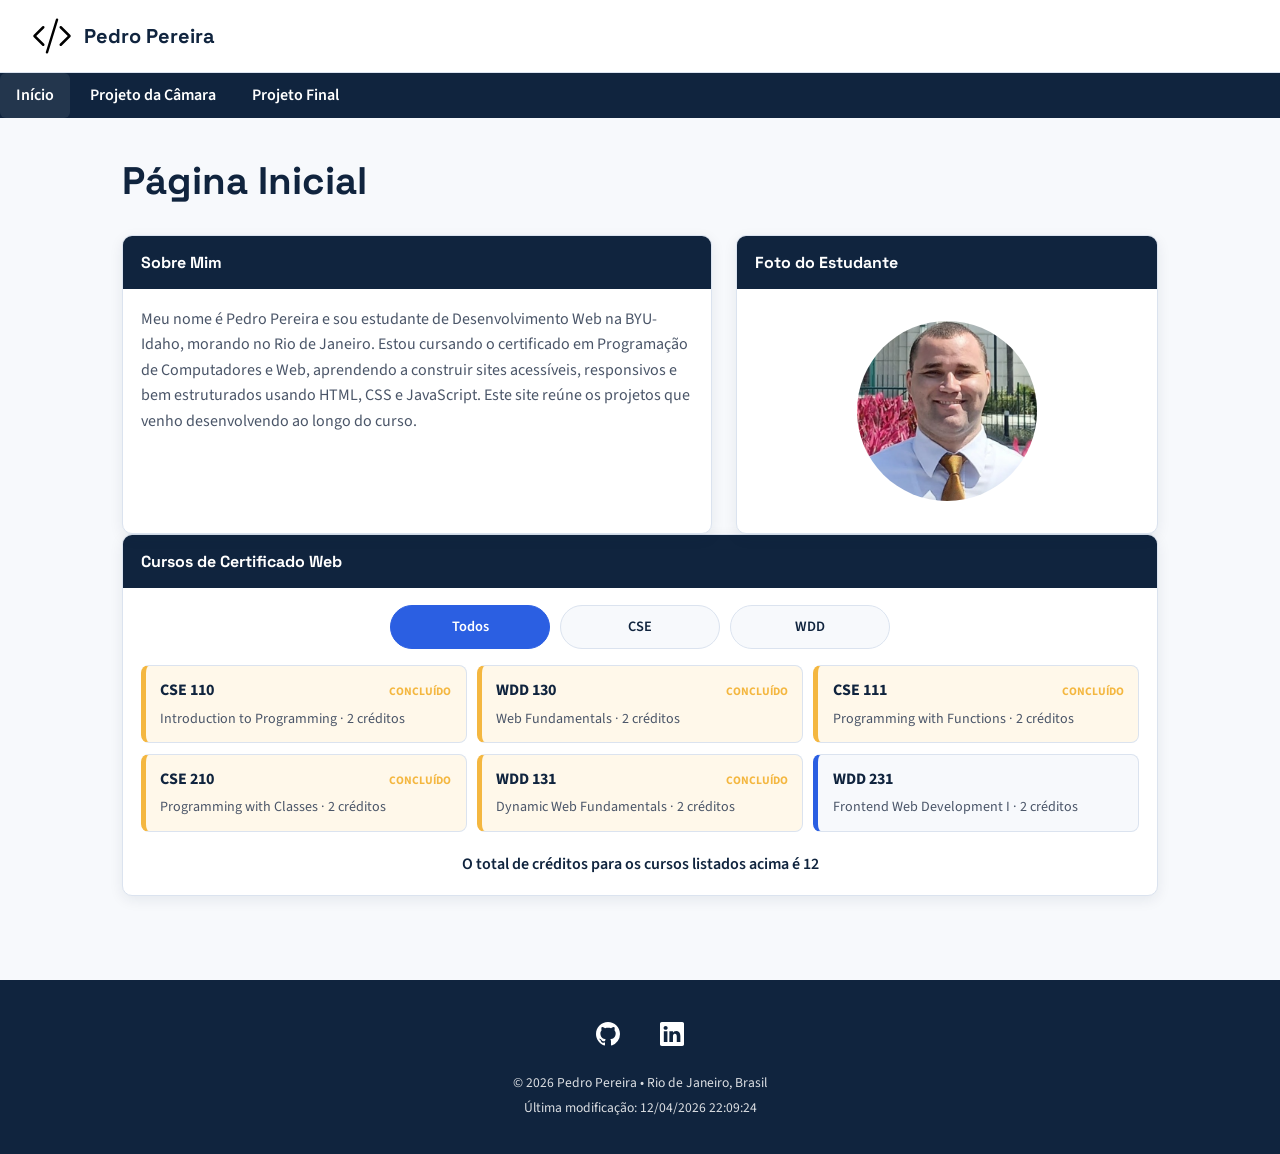
<file: index.html>
<!DOCTYPE html>
<html lang="pt-br">
<head>
  <meta charset="UTF-8">
  <meta name="viewport" content="width=device-width, initial-scale=1.0">
  <title>Pedro Pereira | Portfólio WDD231</title>
  <meta name="description" content="Página inicial do portfólio de Pedro Pereira, estudante de desenvolvimento web na BYU-Idaho.">
  <meta name="author" content="Pedro Pereira">
  <link rel="icon" href="favicon.ico">

  <link rel="preconnect" href="https://fonts.googleapis.com">
  <link rel="preconnect" href="https://fonts.gstatic.com" crossorigin>
  <link href="https://fonts.googleapis.com/css2?family=Space+Grotesk:wght@500;700&family=Source+Sans+3:wght@400;600&display=swap" rel="stylesheet">

  <link rel="stylesheet" href="estilos/normalize.css">
  <link rel="stylesheet" href="estilos/telas-pequenas.css">
  <link rel="stylesheet" href="estilos/maior.css">

  <script src="scripts/navegacao.js" defer></script>
  <script src="scripts/data.js" defer></script>
  <script src="scripts/curso.js" defer></script>
</head>
<body>

  <header>
    <img src="imagens/logo.svg" alt="Logotipo de Pedro Pereira" width="1" height="1">
    <span>Pedro Pereira</span>
    <button id="botao-de-nav" class="hamburger" aria-label="Abrir menu de navegação"></button>
  </header>

  <nav id="barra-navegacao" class="navegacao">
    <ul>
      <li class="atual"><a href="index.html">Início</a></li>
      <li><a href="camara/index.html">Projeto da Câmara</a></li>
      <li><a href="final/index.html">Projeto Final</a></li>
    </ul>
  </nav>

  <main>
    <h1>Página Inicial</h1>

    <div class="grade-topo">
      <section class="cartao sobre-mim">
        <h2>Sobre Mim</h2>
        <div class="cartao-corpo">
          <p>
            Meu nome é Pedro Pereira e sou estudante de Desenvolvimento Web na BYU-Idaho,
            morando no Rio de Janeiro. Estou cursando o certificado em Programação de
            Computadores e Web, aprendendo a construir sites acessíveis, responsivos e
            bem estruturados usando HTML, CSS e JavaScript. Este site reúne os projetos
            que venho desenvolvendo ao longo do curso.
          </p>
        </div>
      </section>

      <section class="cartao">
        <h2>Foto do Estudante</h2>
        <div class="foto-estudante">
          <img src="imagens/foto-pedro.jpg" alt="Foto de Pedro Pereira" class="avatar">
        </div>
      </section>
    </div>

    <section class="cartao">
      <h2>Cursos de Certificado Web</h2>
      <div class="cartao-corpo cartao-corpo-cursos">
        <div class="filtros">
          <button class="filtro-btn ativo" data-filtro="Todos">Todos</button>
          <button class="filtro-btn" data-filtro="CSE">CSE</button>
          <button class="filtro-btn" data-filtro="WDD">WDD</button>
        </div>
        <div id="lista-cursos" class="lista-cursos"></div>
        <p id="total-creditos" class="total-creditos"></p>
      </div>
    </section>
  </main>

  <footer>
    <div class="redes-sociais">
      <a href="https://github.com/pedrothv" target="_blank" rel="noopener">
        <img src="imagens/github-branco.svg" alt="GitHub de Pedro Pereira" width="24" height="24">
      </a>
      <a href="https://www.linkedin.com/in/pedro-pereira-314209215/" target="_blank" rel="noopener">
        <img src="imagens/linkedin-branco.svg" alt="LinkedIn de Pedro Pereira" width="24" height="24">
      </a>
    </div>
    <p>&copy; <span id="anoAtual"></span> Pedro Pereira &bull; Rio de Janeiro, Brasil</p>
    <p id="ultimaModificacao"></p>
  </footer>

  <dialog id="infos-do-curso"></dialog>

</body>
</html>
</file>
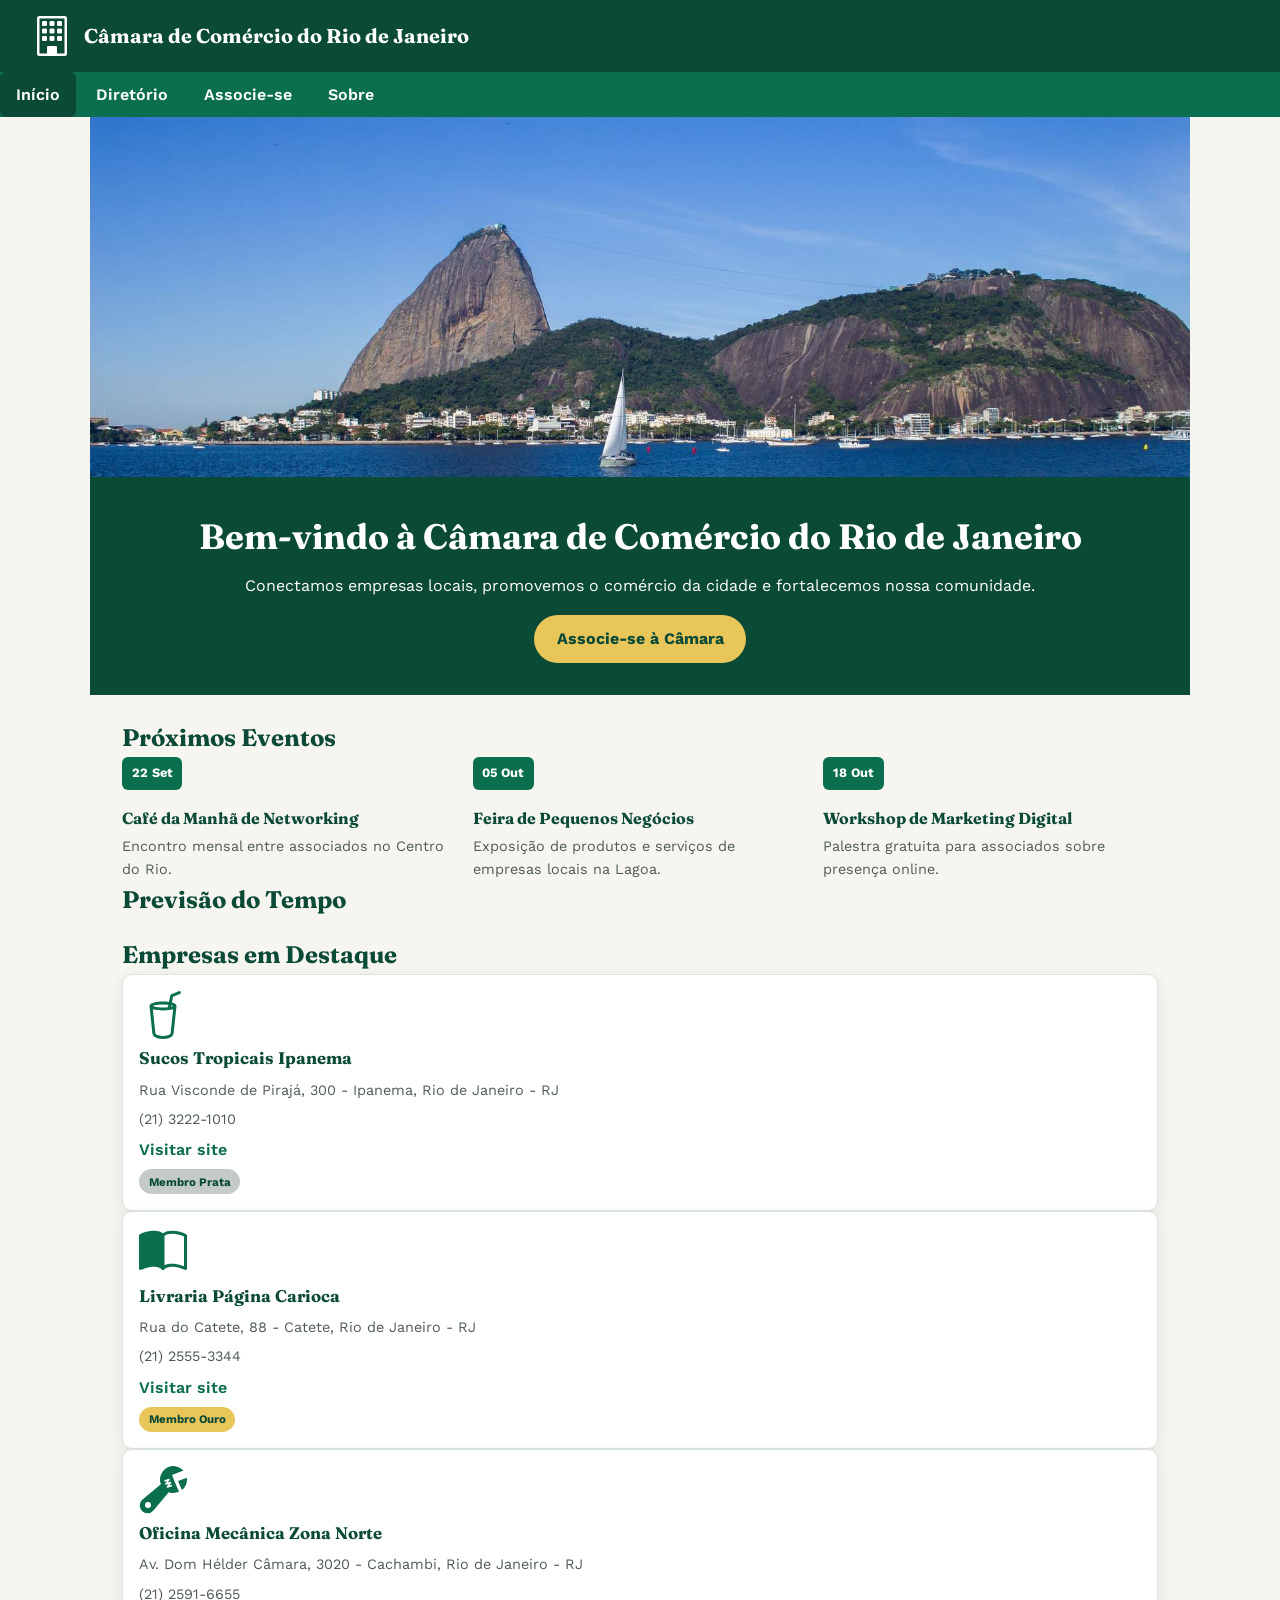
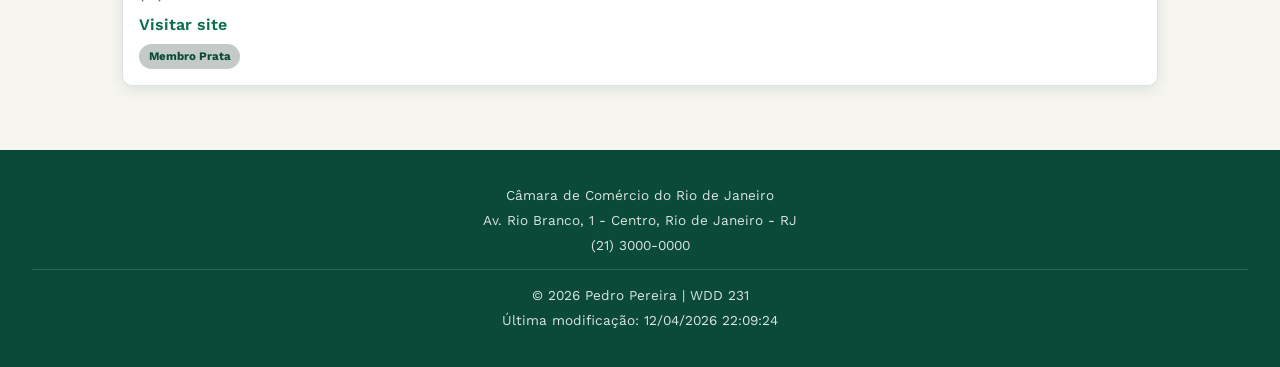
<file: camara/index.html>
<!DOCTYPE html>
<html lang="pt-br">
<head>
  <meta charset="UTF-8">
  <meta name="viewport" content="width=device-width, initial-scale=1.0">
  <title>Câmara de Comércio do Rio de Janeiro | Página Inicial</title>
  <meta name="description" content="Página inicial da Câmara de Comércio do Rio de Janeiro: eventos, previsão do tempo e empresas em destaque.">
  <meta name="author" content="Pedro Pereira">

  <link rel="icon" href="favicon.ico">

  <meta property="og:title" content="Câmara de Comércio do Rio de Janeiro">
  <meta property="og:description" content="Conheça a Câmara de Comércio do Rio de Janeiro: eventos, previsão do tempo e empresas associadas em destaque.">
  <meta property="og:image" content="https://pedrothv.github.io/wdd231/camara/imagens/og-camara.png">
  <meta property="og:url" content="https://pedrothv.github.io/wdd231/camara/index.html">

  <link rel="preconnect" href="https://fonts.googleapis.com">
  <link rel="preconnect" href="https://fonts.gstatic.com" crossorigin>
  <link href="https://fonts.googleapis.com/css2?family=Fraunces:wght@500;700&family=Work+Sans:wght@400;600&display=swap" rel="stylesheet">

  <link rel="stylesheet" href="estilos/normalize.css">
  <link rel="stylesheet" href="estilos/telas-pequenas.css">
  <link rel="stylesheet" href="estilos/maior.css">

  <script src="scripts/navegacao.js" defer></script>
  <script src="scripts/data.js" defer></script>
  <script src="scripts/clima.js" defer></script>
  <script src="scripts/destaques.js" defer></script>
</head>
<body>

  <header>
    <img src="imagens/logo-camara.svg" alt="Logotipo da Câmara de Comércio do Rio de Janeiro" width="1" height="1">
    <span>Câmara de Comércio do Rio de Janeiro</span>
    <button id="botao-de-nav" class="hamburger" aria-label="Abrir menu de navegação"></button>
  </header>

  <nav id="barra-navegacao" class="navegacao">
    <ul>
      <li class="atual"><a href="index.html">Início</a></li>
      <li><a href="diretorio.html">Diretório</a></li>
      <li><a href="associacao.html">Associe-se</a></li>
      <li><a href="sobre.html">Sobre</a></li>
    </ul>
  </nav>

  <main>

    <section class="hero">
      <img src="imagens/hero-rio.jpg" alt="Vista do Pão de Açúcar a partir da Baía de Guanabara, no Rio de Janeiro" class="hero-imagem">
      <div class="hero-conteudo">
        <h1>Bem-vindo à Câmara de Comércio do Rio de Janeiro</h1>
        <p>Conectamos empresas locais, promovemos o comércio da cidade e fortalecemos nossa comunidade.</p>
        <a href="associacao.html" class="botao-cta">Associe-se à Câmara</a>
      </div>
    </section>

    <section class="cartao">
      <h2>Próximos Eventos</h2>
      <div class="cartao-corpo">
        <ul class="lista-eventos">
          <li>
            <span class="evento-data">22 Set</span>
            <div>
              <h3>Café da Manhã de Networking</h3>
              <p>Encontro mensal entre associados no Centro do Rio.</p>
            </div>
          </li>
          <li>
            <span class="evento-data">05 Out</span>
            <div>
              <h3>Feira de Pequenos Negócios</h3>
              <p>Exposição de produtos e serviços de empresas locais na Lagoa.</p>
            </div>
          </li>
          <li>
            <span class="evento-data">18 Out</span>
            <div>
              <h3>Workshop de Marketing Digital</h3>
              <p>Palestra gratuita para associados sobre presença online.</p>
            </div>
          </li>
        </ul>
      </div>
    </section>

    <section class="cartao">
      <h2>Previsão do Tempo</h2>
      <div class="cartao-corpo">
        <div id="clima-atual"></div>
        <ul id="previsao-3-dias" class="previsao-lista"></ul>
      </div>
    </section>

    <section class="cartao">
      <h2>Empresas em Destaque</h2>
      <div class="cartao-corpo">
        <div id="destaques-membros" class="visualizacao-grade"></div>
      </div>
    </section>

  </main>

  <footer>
    <p>Câmara de Comércio do Rio de Janeiro</p>
    <p>Av. Rio Branco, 1 - Centro, Rio de Janeiro - RJ</p>
    <p>(21) 3000-0000</p>
    <div class="footer-dev">
      <p>&copy; <span id="anoAtual"></span> Pedro Pereira | WDD 231</p>
      <p id="ultimaModificacao"></p>
    </div>
  </footer>

</body>
</html>
</file>
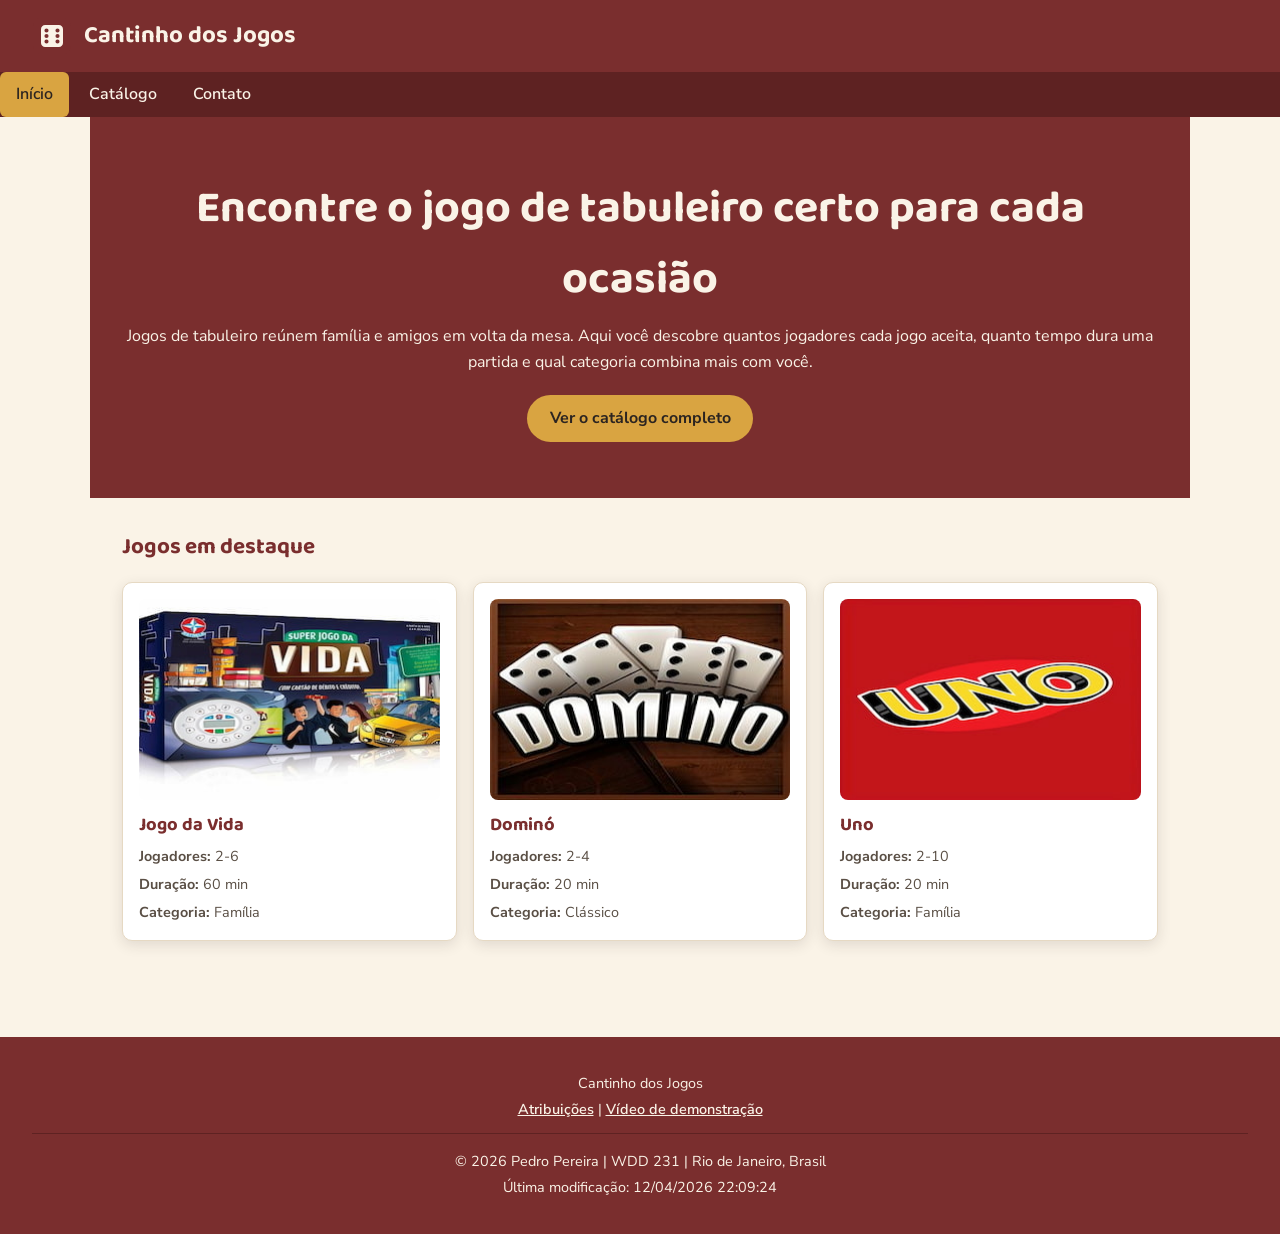
<file: final/index.html>
<!DOCTYPE html>
<html lang="pt-br">
<head>
  <meta charset="UTF-8">
  <meta name="viewport" content="width=device-width, initial-scale=1.0">
  <title>Cantinho dos Jogos | Início</title>
  <meta name="description" content="Cantinho dos Jogos: um catálogo de jogos de tabuleiro com informações de jogadores, duração e categoria para ajudar você a escolher o jogo ideal.">
  <meta name="author" content="Pedro Pereira">

  <link rel="icon" href="favicon.ico">

  <meta property="og:title" content="Cantinho dos Jogos | Início">
  <meta property="og:description" content="Um catálogo de jogos de tabuleiro para encontrar o jogo certo para cada ocasião.">
  <meta property="og:image" content="https://pedrothv.github.io/wdd231/final/imagens/og-cantinho.png">
  <meta property="og:url" content="https://pedrothv.github.io/wdd231/final/index.html">

  <link rel="preconnect" href="https://fonts.googleapis.com">
  <link rel="preconnect" href="https://fonts.gstatic.com" crossorigin>
  <link href="https://fonts.googleapis.com/css2?family=Baloo+2:wght@500;700&family=Nunito+Sans:wght@400;600&display=swap" rel="stylesheet">

  <link rel="stylesheet" href="estilos/normalize.css">
  <link rel="stylesheet" href="estilos/telas-pequenas.css">
  <link rel="stylesheet" href="estilos/maior.css">

  <script src="scripts/navegacao.js" defer></script>
  <script src="scripts/data.js" defer></script>
  <script type="module" src="scripts/destaques.mjs"></script>
</head>
<body>

  <header>
    <img src="imagens/logo-cantinho.svg" alt="Logotipo do Cantinho dos Jogos" width="32" height="32">
    <span>Cantinho dos Jogos</span>
    <button id="botao-de-nav" class="hamburger" aria-label="Abrir menu de navegação"></button>
  </header>

  <nav id="barra-navegacao" class="navegacao">
    <ul>
      <li class="atual"><a href="index.html">Início</a></li>
      <li><a href="catalogo.html">Catálogo</a></li>
      <li><a href="contato.html">Contato</a></li>
    </ul>
  </nav>

  <main>
    <section class="hero">
      <div class="hero-conteudo">
        <h1>Encontre o jogo de tabuleiro certo para cada ocasião</h1>
        <p>Jogos de tabuleiro reúnem família e amigos em volta da mesa. Aqui você descobre quantos jogadores cada jogo aceita, quanto tempo dura uma partida e qual categoria combina mais com você.</p>
        <a href="catalogo.html" class="botao-cta">Ver o catálogo completo</a>
      </div>
    </section>

    <section class="secao-destaque">
      <h2>Jogos em destaque</h2>
      <div id="jogos-destaque" class="grade-destaques"></div>
    </section>
  </main>

  <footer>
    <p>Cantinho dos Jogos</p>
    <p><a href="atribuicoes.html">Atribuições</a> | <a href="https://youtu.be/W2YUab58v0U" target="_blank" rel="noopener">Vídeo de demonstração</a></p>
    <div class="footer-dev">
      <p>&copy; <span id="anoAtual"></span> Pedro Pereira | WDD 231 | Rio de Janeiro, Brasil</p>
      <p id="ultimaModificacao"></p>
    </div>
  </footer>

</body>
</html>
</file>
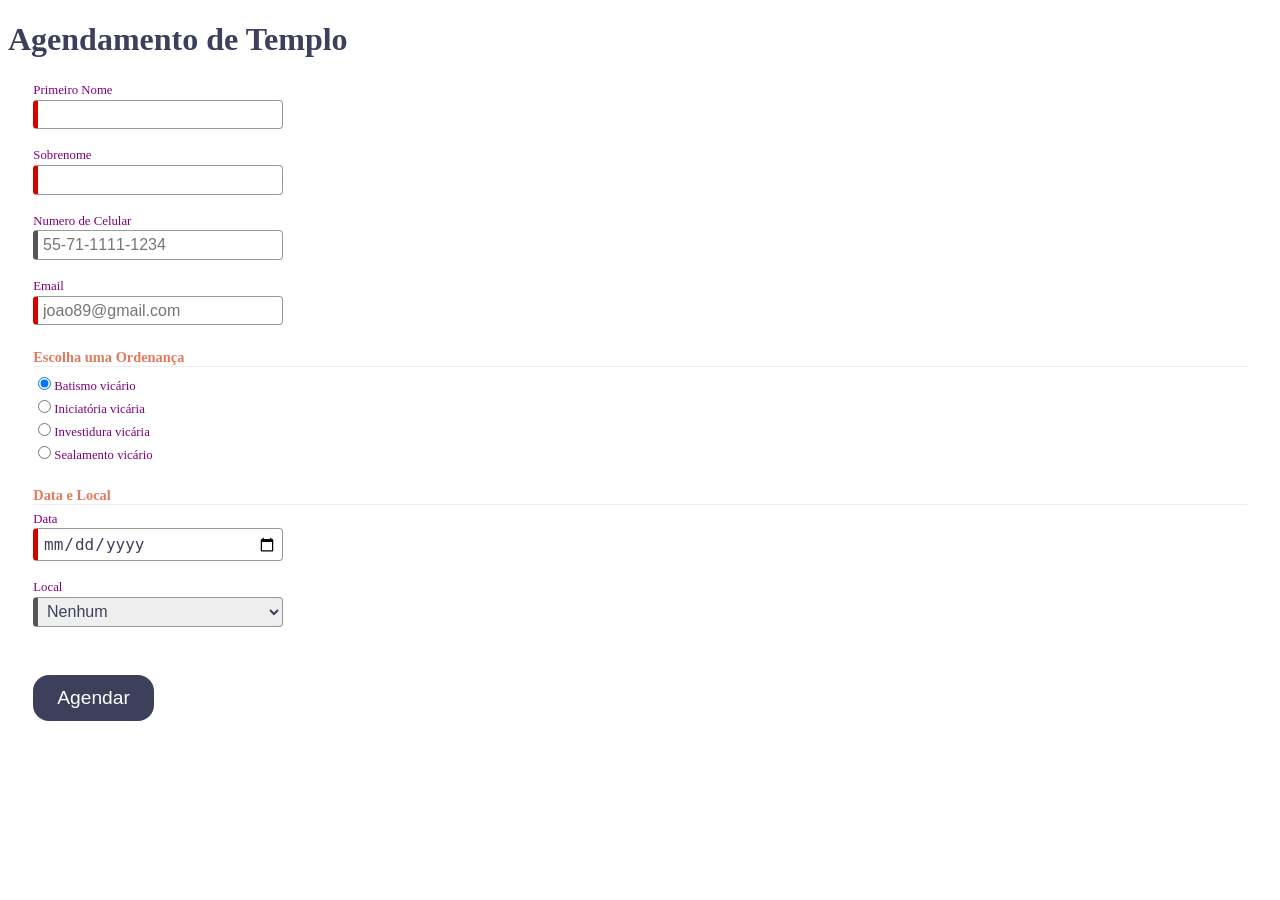
<file: formulario-avancado/index.html>
<!DOCTYPE html>
<html lang="pt-br">

<head>
  <meta charset="UTF-8">
  <meta name="viewport" content="width=device-width, initial-scale=1.0">
  <meta name="description" content="Arquivo inicial do Web Lababóritorio">
  <meta name="author" content="Paul Cheney">

  <link rel="stylesheet" href="estilos/pequeno.css">
  <link rel="stylesheet" href="estilos/grande.css">

  <title>Arquivo inicial do Web Laboratório</title>
</head>

<body>

  <main>
    <h1>Agendamento de Templo</h1>

    <form method="GET" action="obrigado.html" class="designUm">
        <label>Primeiro Nome <input type="text" name="primeiro" required autocomplete="given-name" title="Seu Primeiro Nome"></label>
        <label>Sobrenome <input type="text" name="sobrenome" required autocomplete="family-name" title="Seu Sobrenome"></label>
        <label>Numero de Celular <input type="tel" name="celular" autocomplete="tel" title="Um Número de Telefone com traços" placeholder="55-71-1111-1234" ></label>
        <label>Email <input type="email" name="email" required placeholder="joao89@gmail.com"  title="Seu Email" autocomplete="email"></label>
  

        <h3>Escolha uma Ordenança</h3>
        <label><input type="radio" name="ordenancas" value="Batismo" checked>Batismo vicário</label>
        <label><input type="radio" name="ordenancas" value="Iniciatória">Iniciatória vicária</label>
        <label><input type="radio" name="ordenancas" value="Investidura">Investidura vicária</label>
        <label><input type="radio" name="ordenancas" value="Sealamento">Sealamento vicário</label>

        
        <h3>Data e Local</h3>
        <label>Data <input type="date" name="data" required></label>

        <label>Local
          <select name="local" required>
            <option value="">Nenhum</option>
            <option value="Payson">Payson</option>
            <option value="Orem">Orem</option>
            <option value="Centro da Cidade do Provo ">Centro da Cidade do Provo</option>
          </select>
        </label>

        <input type="submit" value="Agendar">
    </form>

    
  </main>

</body>
</html>
</file>
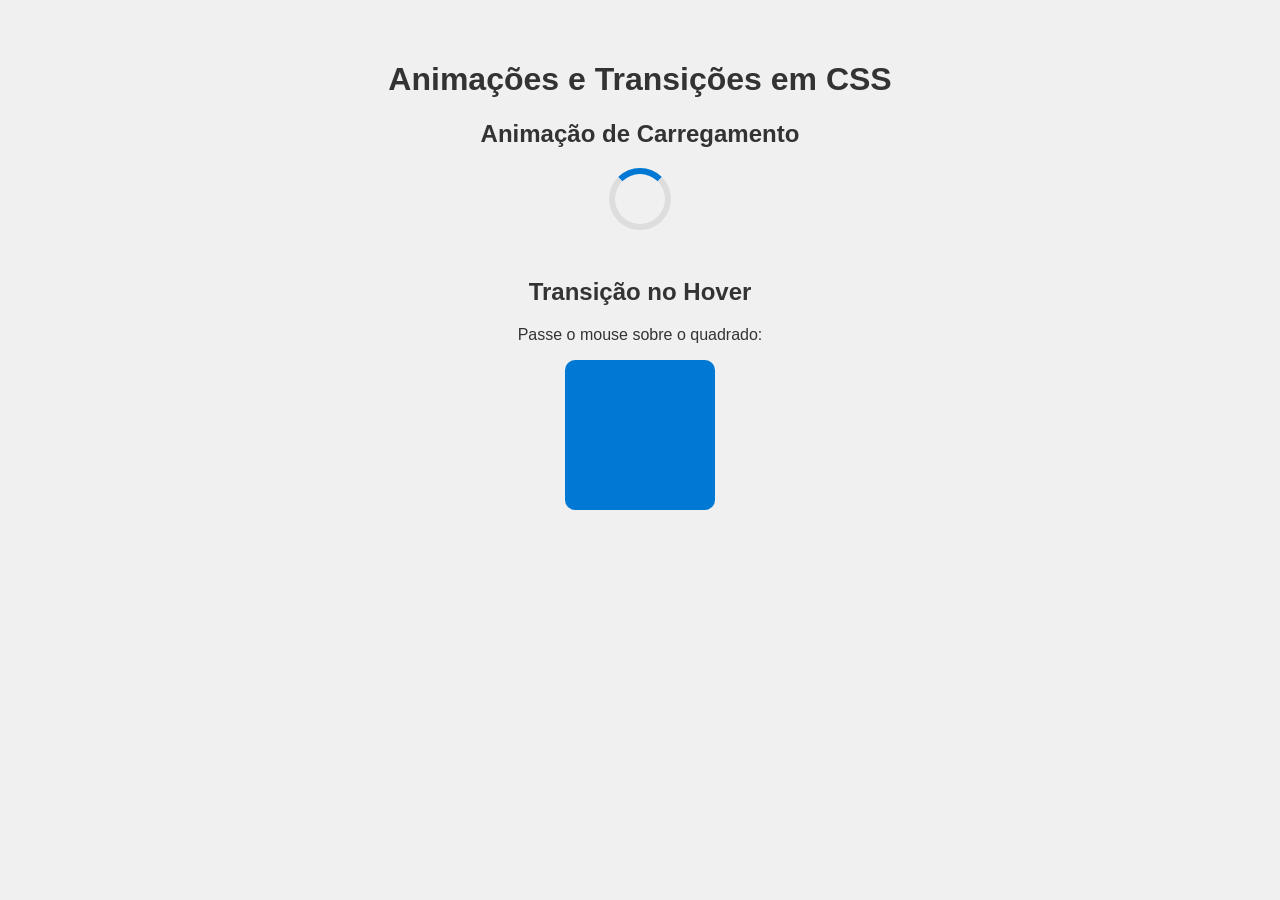
<file: animacoes/animacoes.html>
<!DOCTYPE html>
<html lang="pt-br">

<head>
  <meta charset="UTF-8">
  <meta name="viewport" content="width=device-width, initial-scale=1.0">
  <title>Animações e Transições em CSS</title>
  <link rel="stylesheet" href="estilos/animacoes.css">
</head>

<body>
  <main>
    <h1>Animações e Transições em CSS</h1>

    <section>
      <h2>Animação de Carregamento</h2>
      <div class="spinner"></div>
    </section>

    <section>
      <h2>Transição no Hover</h2>
      <p>Passe o mouse sobre o quadrado:</p>
      <div class="caixa-hover"></div>
    </section>
  </main>
</body>

</html>
</file>
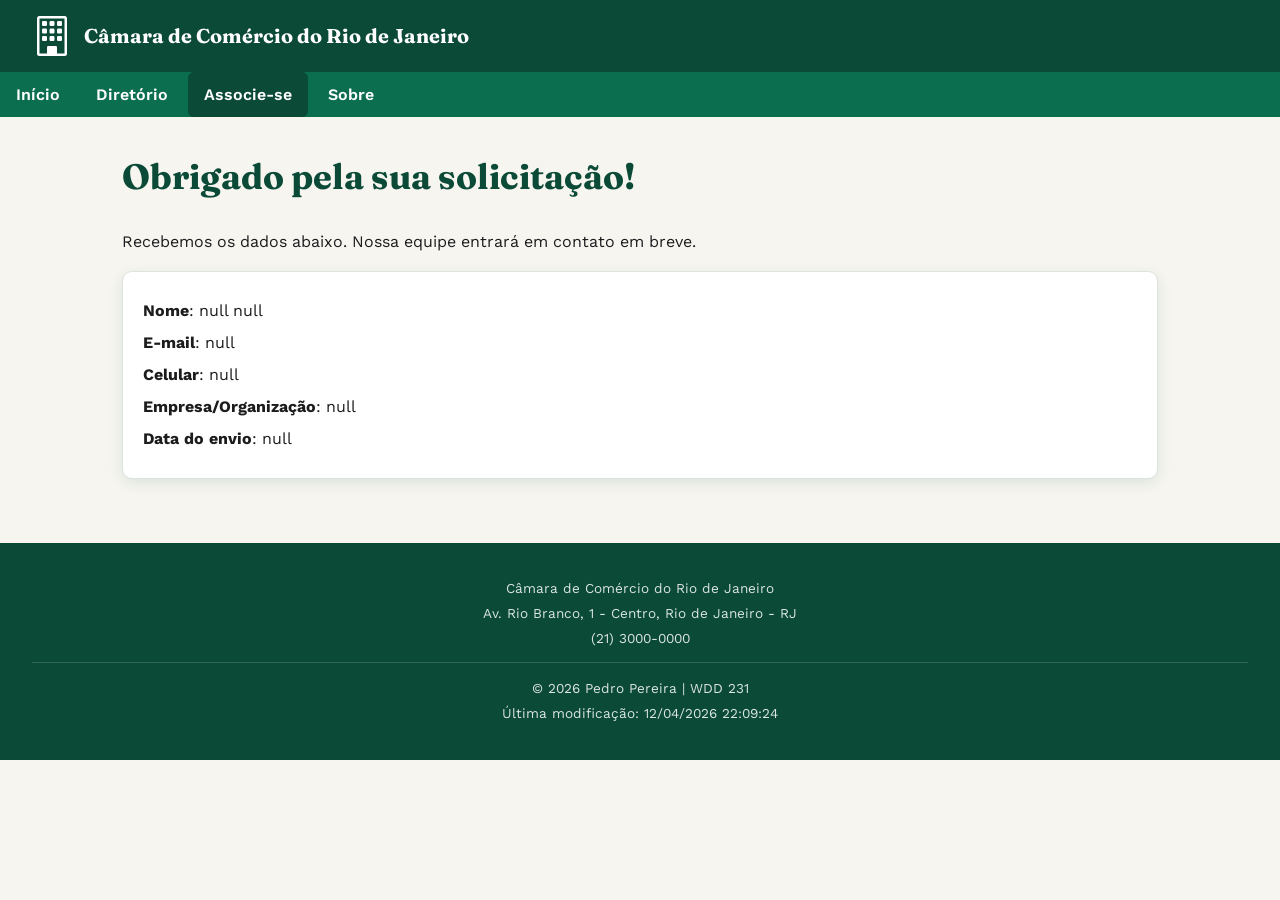
<file: camara/agradecimento.html>
<!DOCTYPE html>
<html lang="pt-br">
<head>
  <meta charset="UTF-8">
  <meta name="viewport" content="width=device-width, initial-scale=1.0">
  <title>Solicitação Enviada | Câmara de Comércio do Rio de Janeiro</title>
  <meta name="description" content="Confirmação de envio do formulário de associação à Câmara de Comércio do Rio de Janeiro.">
  <meta name="author" content="Pedro Pereira">

  <link rel="icon" href="favicon.ico">

  <link rel="preconnect" href="https://fonts.googleapis.com">
  <link rel="preconnect" href="https://fonts.gstatic.com" crossorigin>
  <link href="https://fonts.googleapis.com/css2?family=Fraunces:wght@500;700&family=Work+Sans:wght@400;600&display=swap" rel="stylesheet">

  <link rel="stylesheet" href="estilos/normalize.css">
  <link rel="stylesheet" href="estilos/telas-pequenas.css">
  <link rel="stylesheet" href="estilos/maior.css">

  <script src="scripts/navegacao.js" defer></script>
  <script src="scripts/data.js" defer></script>
  <script src="scripts/agradecimento.js" defer></script>
</head>
<body>

  <header>
    <img src="imagens/logo-camara.svg" alt="Logotipo da Câmara de Comércio do Rio de Janeiro" width="1" height="1">
    <span>Câmara de Comércio do Rio de Janeiro</span>
    <button id="botao-de-nav" class="hamburger" aria-label="Abrir menu de navegação"></button>
  </header>

  <nav id="barra-navegacao" class="navegacao">
    <ul>
      <li><a href="index.html">Início</a></li>
      <li><a href="diretorio.html">Diretório</a></li>
      <li class="atual"><a href="associacao.html">Associe-se</a></li>
      <li><a href="sobre.html">Sobre</a></li>
    </ul>
  </nav>

  <main>
    <h1>Obrigado pela sua solicitação!</h1>
    <p>Recebemos os dados abaixo. Nossa equipe entrará em contato em breve.</p>

    <div id="resultados-associacao" class="cartao-resultado"></div>
  </main>

  <footer>
    <p>Câmara de Comércio do Rio de Janeiro</p>
    <p>Av. Rio Branco, 1 - Centro, Rio de Janeiro - RJ</p>
    <p>(21) 3000-0000</p>
    <div class="footer-dev">
      <p>&copy; <span id="anoAtual"></span> Pedro Pereira | WDD 231</p>
      <p id="ultimaModificacao"></p>
    </div>
  </footer>

</body>
</html>
</file>
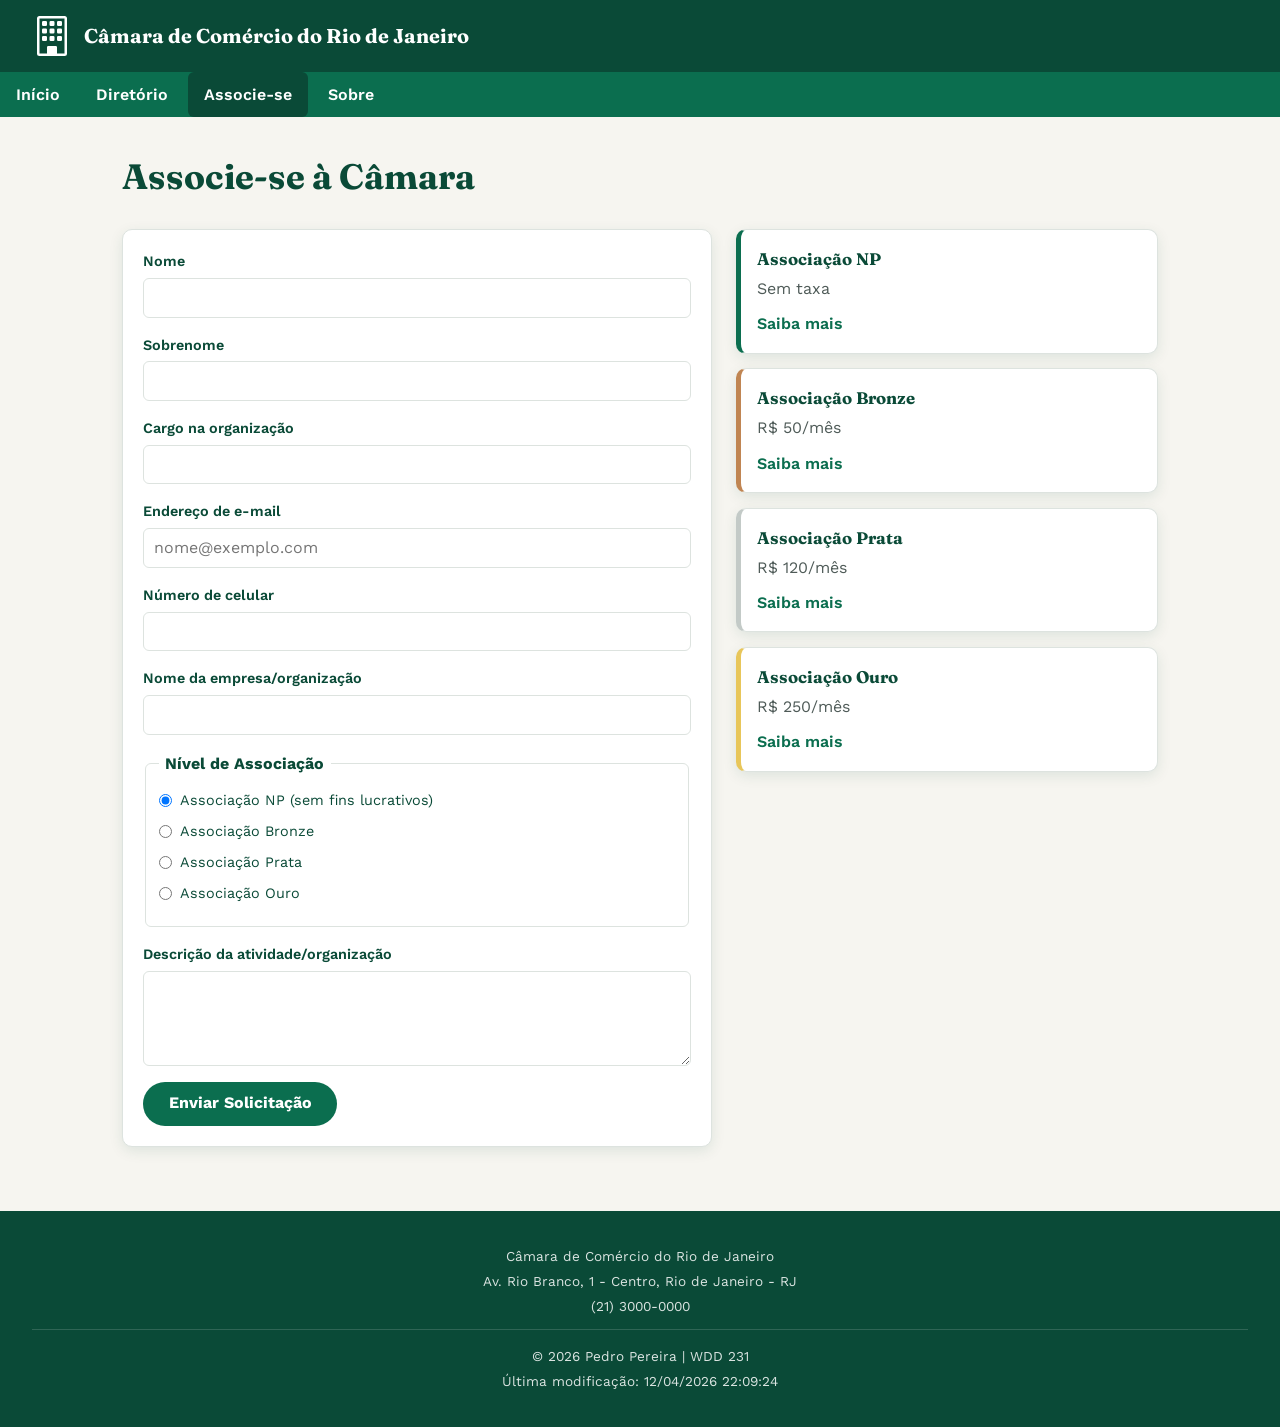
<file: camara/associacao.html>
<!DOCTYPE html>
<html lang="pt-br">
<head>
  <meta charset="UTF-8">
  <meta name="viewport" content="width=device-width, initial-scale=1.0">
  <title>Associe-se | Câmara de Comércio do Rio de Janeiro</title>
  <meta name="description" content="Preencha o formulário para se associar à Câmara de Comércio do Rio de Janeiro e conheça os níveis de associação disponíveis.">
  <meta name="author" content="Pedro Pereira">

  <link rel="icon" href="favicon.ico">

  <meta property="og:title" content="Associe-se | Câmara de Comércio do Rio de Janeiro">
  <meta property="og:description" content="Conheça os níveis de associação da Câmara de Comércio do Rio de Janeiro e preencha o formulário de solicitação.">
  <meta property="og:image" content="https://pedrothv.github.io/wdd231/camara/imagens/og-camara.png">
  <meta property="og:url" content="https://pedrothv.github.io/wdd231/camara/associacao.html">

  <link rel="preconnect" href="https://fonts.googleapis.com">
  <link rel="preconnect" href="https://fonts.gstatic.com" crossorigin>
  <link href="https://fonts.googleapis.com/css2?family=Fraunces:wght@500;700&family=Work+Sans:wght@400;600&display=swap" rel="stylesheet">

  <link rel="stylesheet" href="estilos/normalize.css">
  <link rel="stylesheet" href="estilos/telas-pequenas.css">
  <link rel="stylesheet" href="estilos/maior.css">

  <script src="scripts/navegacao.js" defer></script>
  <script src="scripts/data.js" defer></script>
  <script src="scripts/associacao.js" defer></script>
</head>
<body>

  <header>
    <img src="imagens/logo-camara.svg" alt="Logotipo da Câmara de Comércio do Rio de Janeiro" width="1" height="1">
    <span>Câmara de Comércio do Rio de Janeiro</span>
    <button id="botao-de-nav" class="hamburger" aria-label="Abrir menu de navegação"></button>
  </header>

  <nav id="barra-navegacao" class="navegacao">
    <ul>
      <li><a href="index.html">Início</a></li>
      <li><a href="diretorio.html">Diretório</a></li>
      <li class="atual"><a href="associacao.html">Associe-se</a></li>
      <li><a href="sobre.html">Sobre</a></li>
    </ul>
  </nav>

  <main>
    <h1>Associe-se à Câmara</h1>

    <div class="grade-associacao">

      <form method="GET" action="agradecimento.html" class="formulario-associacao">

        <label>Nome
          <input type="text" name="nome" required autocomplete="given-name" title="Seu primeiro nome">
        </label>

        <label>Sobrenome
          <input type="text" name="sobrenome" required autocomplete="family-name" title="Seu sobrenome">
        </label>

        <label>Cargo na organização
          <input type="text" name="cargoNaOrganizacao" autocomplete="cargo-na-organizacao" title="Cargo com pelo menos 7 letras, hífens ou espaços" pattern="[A-Za-zÀ-ÖØ-öø-ÿ\-\s]{7,}">
        </label>

        <label>Endereço de e-mail
          <input type="email" name="email" required autocomplete="email" title="Seu e-mail" placeholder="nome@exemplo.com">
        </label>

        <label>Número de celular
          <input type="tel" name="celular" required autocomplete="tel" title="Seu número de celular">
        </label>

        <label>Nome da empresa/organização
          <input type="text" name="organizacao" required autocomplete="organizacao" title="Nome da sua empresa ou organização">
        </label>

        <fieldset>
          <legend>Nível de Associação</legend>
          <label><input type="radio" name="nivel" value="np" checked> Associação NP (sem fins lucrativos)</label>
          <label><input type="radio" name="nivel" value="bronze"> Associação Bronze</label>
          <label><input type="radio" name="nivel" value="silver"> Associação Prata</label>
          <label><input type="radio" name="nivel" value="gold"> Associação Ouro</label>
        </fieldset>

        <label>Descrição da atividade/organização
          <textarea name="descricao" title="Breve descrição da sua atividade ou organização" rows="4"></textarea>
        </label>

        <input type="hidden" name="dataEnvio" id="dataEnvio">

        <button type="submit">Enviar Solicitação</button>
      </form>

      <section class="niveis-associacao">
        <div class="cartao-nivel" data-nivel="np">
          <h3>Associação NP</h3>
          <p class="nivel-taxa">Sem taxa</p>
          <a href="#" class="saiba-mais">Saiba mais</a>
        </div>
        <div class="cartao-nivel nivel-bronze" data-nivel="bronze">
          <h3>Associação Bronze</h3>
          <p class="nivel-taxa">R$ 50/mês</p>
          <a href="#" class="saiba-mais">Saiba mais</a>
        </div>
        <div class="cartao-nivel nivel-prata" data-nivel="silver">
          <h3>Associação Prata</h3>
          <p class="nivel-taxa">R$ 120/mês</p>
          <a href="#" class="saiba-mais">Saiba mais</a>
        </div>
        <div class="cartao-nivel nivel-ouro" data-nivel="gold">
          <h3>Associação Ouro</h3>
          <p class="nivel-taxa">R$ 250/mês</p>
          <a href="#" class="saiba-mais">Saiba mais</a>
        </div>
      </section>

    </div>
  </main>

  <footer>
    <p>Câmara de Comércio do Rio de Janeiro</p>
    <p>Av. Rio Branco, 1 - Centro, Rio de Janeiro - RJ</p>
    <p>(21) 3000-0000</p>
    <div class="footer-dev">
      <p>&copy; <span id="anoAtual"></span> Pedro Pereira | WDD 231</p>
      <p id="ultimaModificacao"></p>
    </div>
  </footer>

  <dialog id="detalhes-associacao"></dialog>

</body>
</html>
</file>
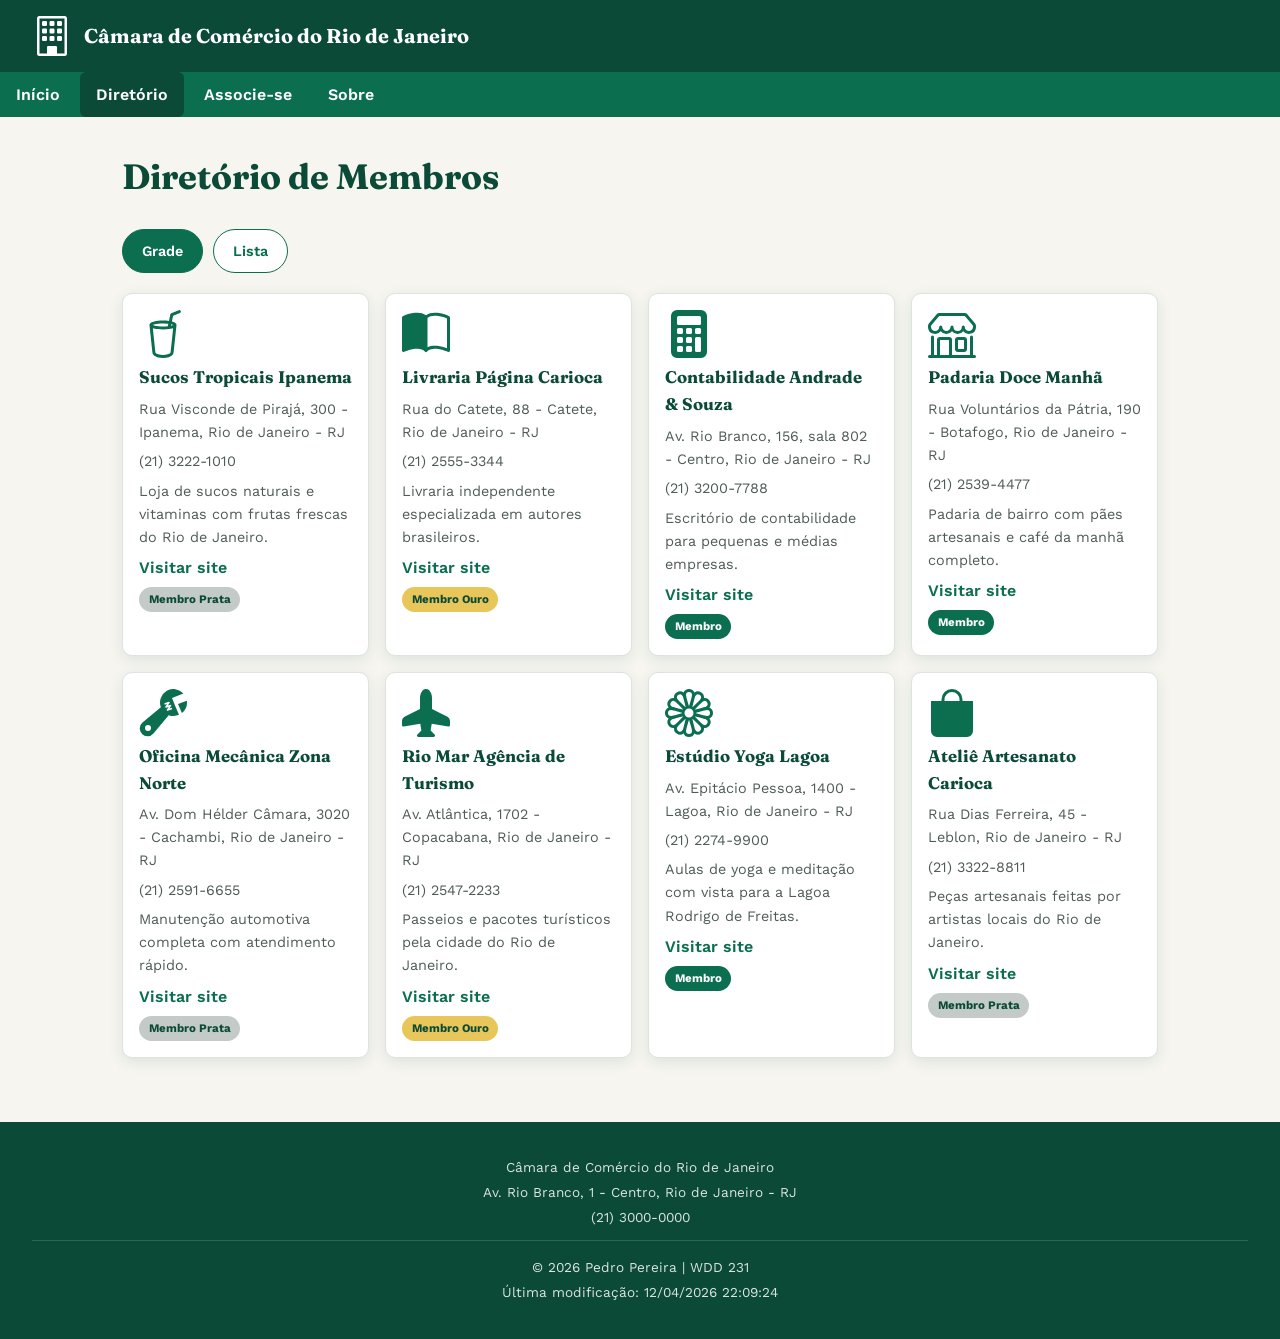
<file: camara/diretorio.html>
<!DOCTYPE html>
<html lang="pt-br">
<head>
  <meta charset="UTF-8">
  <meta name="viewport" content="width=device-width, initial-scale=1.0">
  <title>Diretório de Membros | Câmara de Comércio do Rio de Janeiro</title>
  <meta name="description" content="Diretório de empresas associadas à Câmara de Comércio do Rio de Janeiro.">
  <meta name="author" content="Pedro Pereira">

  <link rel="icon" href="favicon.ico">

  <meta property="og:title" content="Diretório de Membros | Câmara de Comércio do Rio de Janeiro">
  <meta property="og:description" content="Conheça as empresas associadas à Câmara de Comércio do Rio de Janeiro e explore os diferentes níveis de associação.">
  <meta property="og:image" content="https://pedrothv.github.io/wdd231/camara/imagens/og-camara.png">
  <meta property="og:url" content="https://pedrothv.github.io/wdd231/camara/diretorio.html">

  <link rel="preconnect" href="https://fonts.googleapis.com">
  <link rel="preconnect" href="https://fonts.gstatic.com" crossorigin>
  <link href="https://fonts.googleapis.com/css2?family=Fraunces:wght@500;700&family=Work+Sans:wght@400;600&display=swap" rel="stylesheet">

  <link rel="stylesheet" href="estilos/normalize.css">
  <link rel="stylesheet" href="estilos/telas-pequenas.css">
  <link rel="stylesheet" href="estilos/maior.css">

  <script src="scripts/navegacao.js" defer></script>
  <script src="scripts/data.js" defer></script>
  <script src="scripts/membros.js" defer></script>
</head>
<body>

  <header>
    <img src="imagens/logo-camara.svg" alt="Logotipo da Câmara de Comércio do Rio de Janeiro" width="1" height="1">
    <span>Câmara de Comércio do Rio de Janeiro</span>
    <button id="botao-de-nav" class="hamburger" aria-label="Abrir menu de navegação"></button>
  </header>

  <nav id="barra-navegacao" class="navegacao">
    <ul>
      <li><a href="index.html">Início</a></li>
      <li class="atual"><a href="diretorio.html">Diretório</a></li>
      <li><a href="associacao.html">Associe-se</a></li>
      <li><a href="sobre.html">Sobre</a></li>
    </ul>
  </nav>

  <main>
    <h1>Diretório de Membros</h1>

    <div class="filtros-visualizacao">
      <button id="botao-grade" class="filtro-btn ativo">Grade</button>
      <button id="botao-lista" class="filtro-btn">Lista</button>
    </div>

    <div id="lista-membros" class="visualizacao-grade"></div>
  </main>

  <footer>
    <p>Câmara de Comércio do Rio de Janeiro</p>
    <p>Av. Rio Branco, 1 - Centro, Rio de Janeiro - RJ</p>
    <p>(21) 3000-0000</p>
    <div class="footer-dev">
      <p>&copy; <span id="anoAtual"></span> Pedro Pereira | WDD 231</p>
      <p id="ultimaModificacao"></p>
    </div>
  </footer>

</body>
</html>
</file>
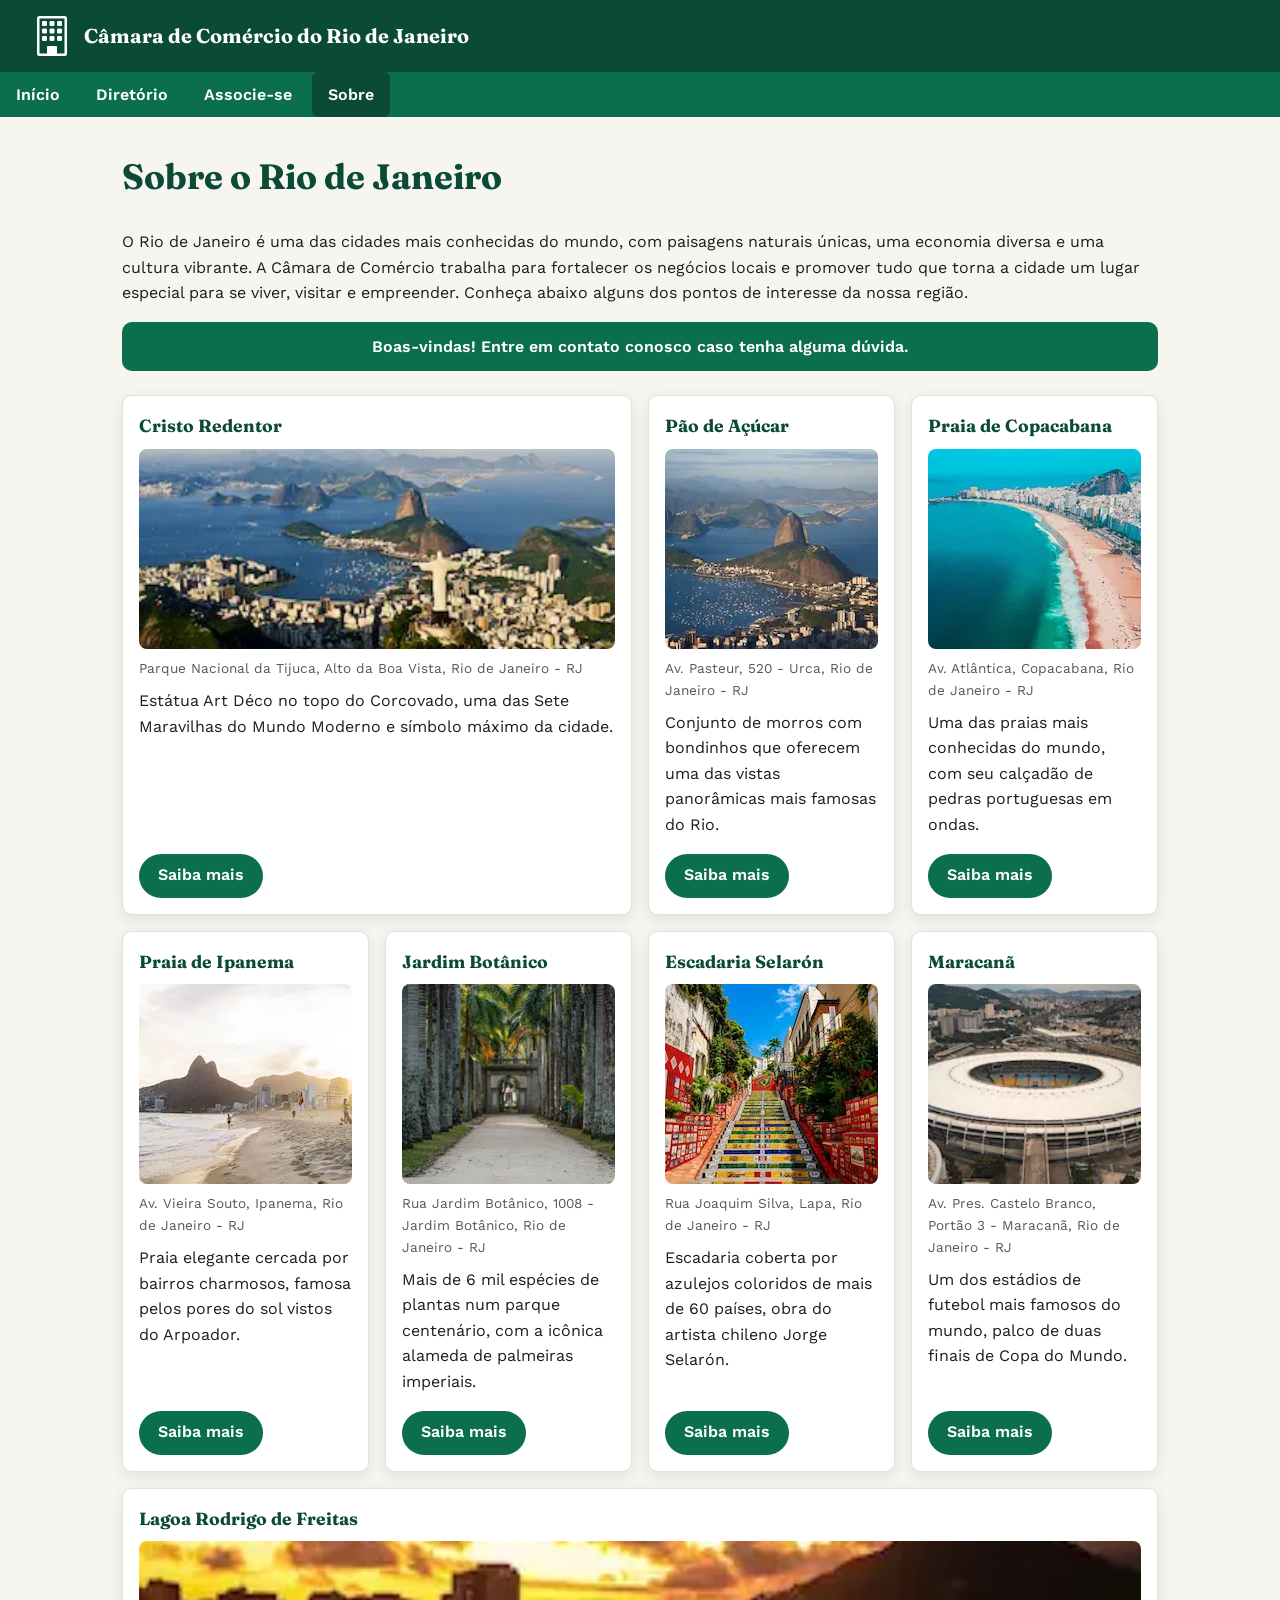
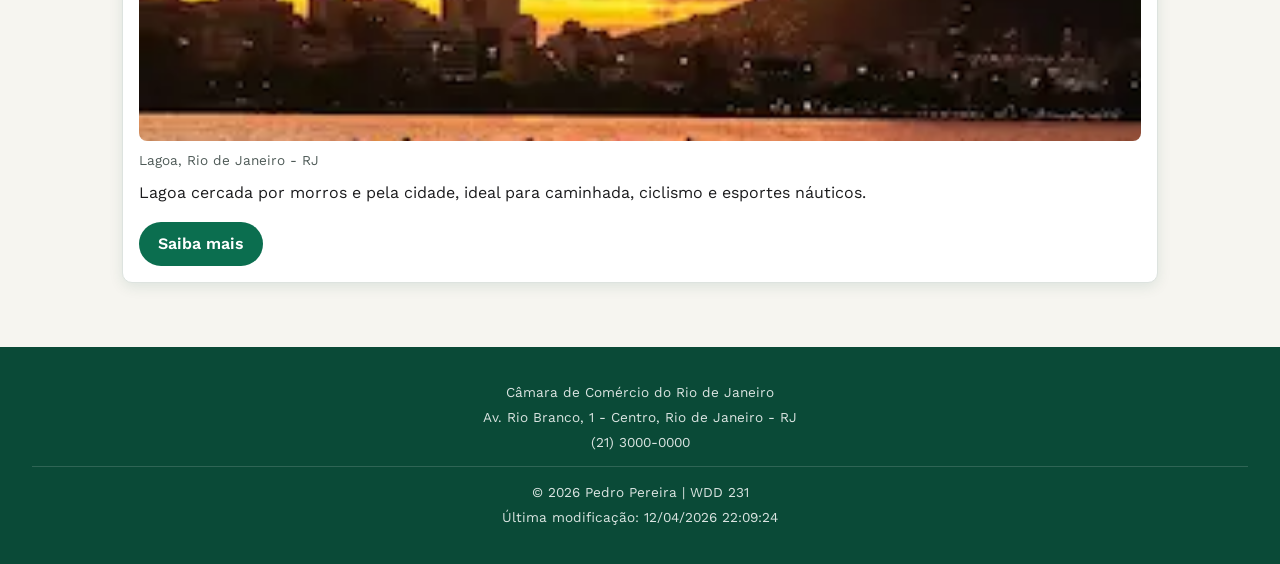
<file: camara/sobre.html>
<!DOCTYPE html>
<html lang="pt-br">
<head>
  <meta charset="UTF-8">
  <meta name="viewport" content="width=device-width, initial-scale=1.0">
  <title>Sobre | Câmara de Comércio do Rio de Janeiro</title>
  <meta name="description" content="Conheça a história, os dados e os principais pontos de interesse do Rio de Janeiro, sede da Câmara de Comércio.">
  <meta name="author" content="Pedro Pereira">

  <link rel="icon" href="favicon.ico">

  <meta property="og:title" content="Sobre | Câmara de Comércio do Rio de Janeiro">
  <meta property="og:description" content="Conheça a região do Rio de Janeiro e seus principais pontos de interesse.">
  <meta property="og:image" content="https://pedrothv.github.io/wdd231/camara/imagens/og-camara.png">
  <meta property="og:url" content="https://pedrothv.github.io/wdd231/camara/sobre.html">

  <link rel="preconnect" href="https://fonts.googleapis.com">
  <link rel="preconnect" href="https://fonts.gstatic.com" crossorigin>
  <link href="https://fonts.googleapis.com/css2?family=Fraunces:wght@500;700&family=Work+Sans:wght@400;600&display=swap" rel="stylesheet">

  <link rel="stylesheet" href="estilos/normalize.css">
  <link rel="stylesheet" href="estilos/telas-pequenas.css">
  <link rel="stylesheet" href="estilos/maior.css">
  <link rel="stylesheet" href="estilos/midia.css">

  <script src="scripts/navegacao.js" defer></script>
  <script src="scripts/data.js" defer></script>
  <script type="module" src="scripts/sobre.js"></script>
</head>
<body>

  <header>
    <img src="imagens/logo-camara.svg" alt="Logotipo da Câmara de Comércio do Rio de Janeiro" width="1" height="1">
    <span>Câmara de Comércio do Rio de Janeiro</span>
    <button id="botao-de-nav" class="hamburger" aria-label="Abrir menu de navegação"></button>
  </header>

  <nav id="barra-navegacao" class="navegacao">
    <ul>
      <li><a href="index.html">Início</a></li>
      <li><a href="diretorio.html">Diretório</a></li>
      <li><a href="associacao.html">Associe-se</a></li>
      <li class="atual"><a href="sobre.html">Sobre</a></li>
    </ul>
  </nav>

  <main>
    <h1>Sobre o Rio de Janeiro</h1>
    <p>
      O Rio de Janeiro é uma das cidades mais conhecidas do mundo, com paisagens naturais únicas, uma
      economia diversa e uma cultura vibrante. A Câmara de Comércio trabalha para fortalecer os negócios
      locais e promover tudo que torna a cidade um lugar especial para se viver, visitar e empreender.
      Conheça abaixo alguns dos pontos de interesse da nossa região.
    </p>

    <div id="mensagem-visita" class="mensagem-visita"></div>

    <div id="galeria-pontos" class="pontos-interesse"></div>
  </main>

  <footer>
    <p>Câmara de Comércio do Rio de Janeiro</p>
    <p>Av. Rio Branco, 1 - Centro, Rio de Janeiro - RJ</p>
    <p>(21) 3000-0000</p>
    <div class="footer-dev">
      <p>&copy; <span id="anoAtual"></span> Pedro Pereira | WDD 231</p>
      <p id="ultimaModificacao"></p>
    </div>
  </footer>

  <dialog id="detalhes-ponto"></dialog>

</body>
</html>
</file>
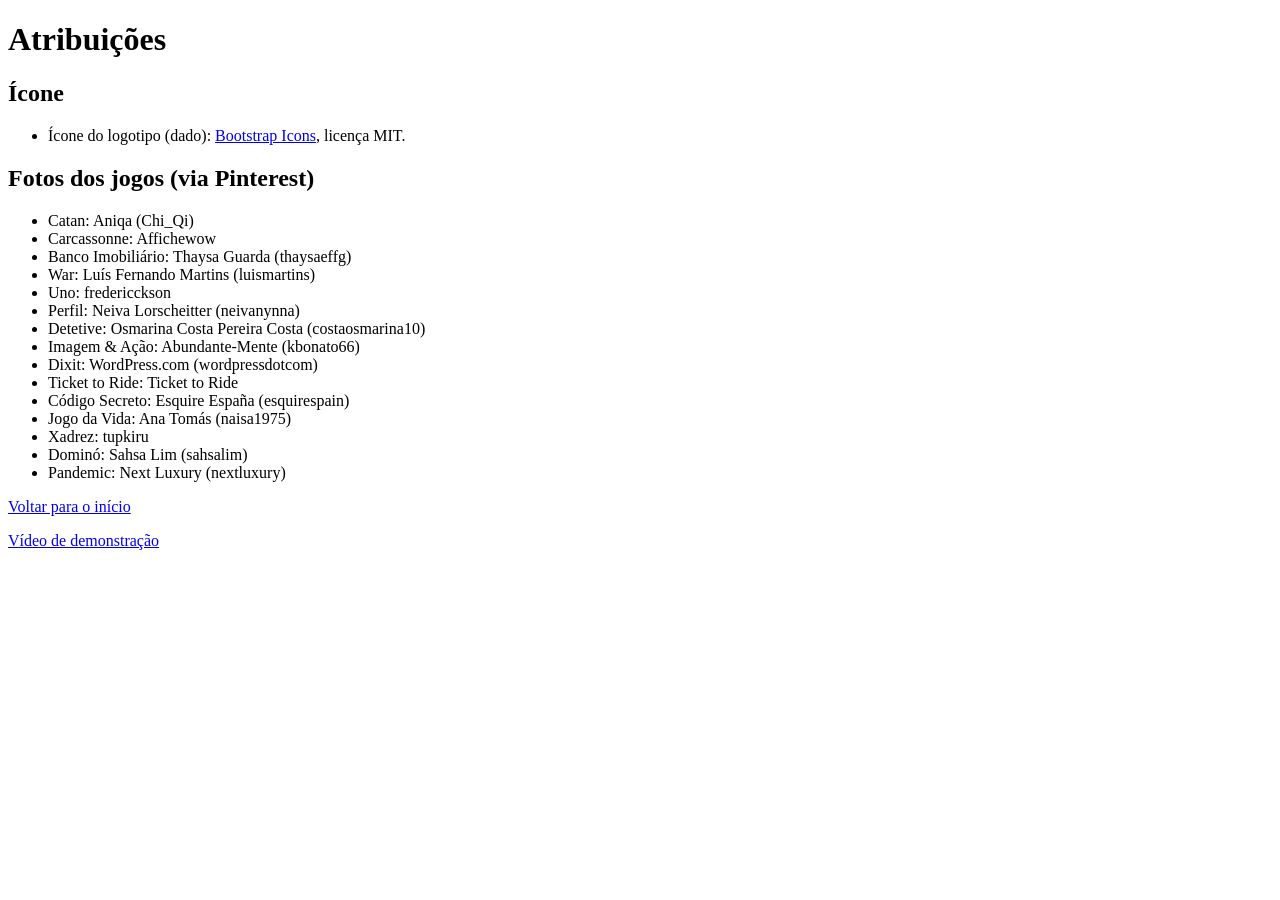
<file: final/atribuicoes.html>
<!DOCTYPE html>
<html lang="pt-br">
<head>
  <meta charset="UTF-8">
  <meta name="viewport" content="width=device-width, initial-scale=1.0">
  <title>Atribuições | Cantinho dos Jogos</title>
  <meta name="description" content="Créditos das imagens e ícones utilizados no site Cantinho dos Jogos.">
  <meta name="author" content="Pedro Pereira">

  <link rel="icon" href="favicon.ico">
</head>
<body>
  <main>
    <h1>Atribuições</h1>

    <h2>Ícone</h2>
    <ul>
      <li>Ícone do logotipo (dado): <a href="https://icons.getbootstrap.com">Bootstrap Icons</a>, licença MIT.</li>
    </ul>

    <h2>Fotos dos jogos (via Pinterest)</h2>
    <ul>
      <li>Catan: Aniqa (Chi_Qi)</li>
      <li>Carcassonne: Affichewow</li>
      <li>Banco Imobiliário: Thaysa Guarda (thaysaeffg)</li>
      <li>War: Luís Fernando Martins (luismartins)</li>
      <li>Uno: fredericckson</li>
      <li>Perfil: Neiva Lorscheitter (neivanynna)</li>
      <li>Detetive: Osmarina Costa Pereira Costa (costaosmarina10)</li>
      <li>Imagem &amp; Ação: Abundante-Mente (kbonato66)</li>
      <li>Dixit: WordPress.com (wordpressdotcom)</li>
      <li>Ticket to Ride: Ticket to Ride</li>
      <li>Código Secreto: Esquire España (esquirespain)</li>
      <li>Jogo da Vida: Ana Tomás (naisa1975)</li>
      <li>Xadrez: tupkiru</li>
      <li>Dominó: Sahsa Lim (sahsalim)</li>
      <li>Pandemic: Next Luxury (nextluxury)</li>
    </ul>

    <p><a href="index.html">Voltar para o início</a></p>
  </main>

  <footer>
    <p><a href="https://youtu.be/W2YUab58v0U" target="_blank" rel="noopener">Vídeo de demonstração</a></p>
  </footer>
</body>
</html>
</file>
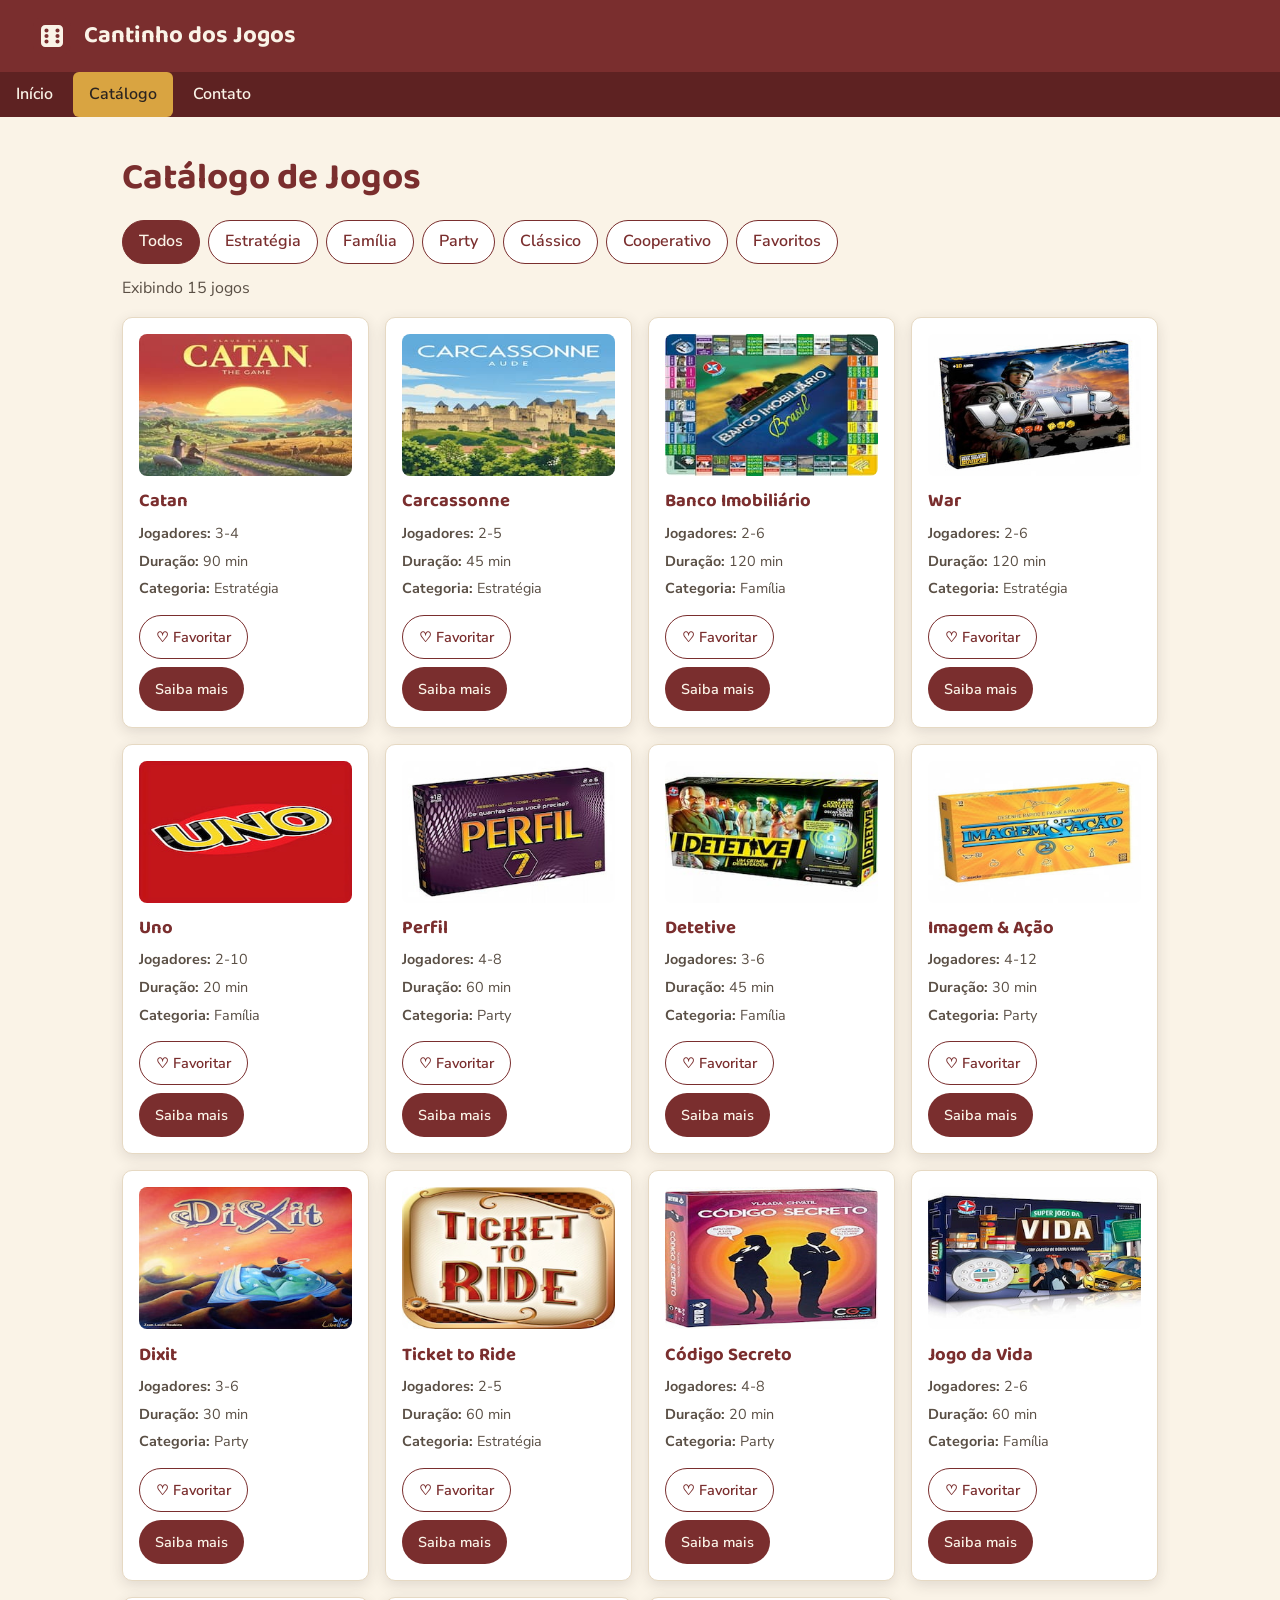
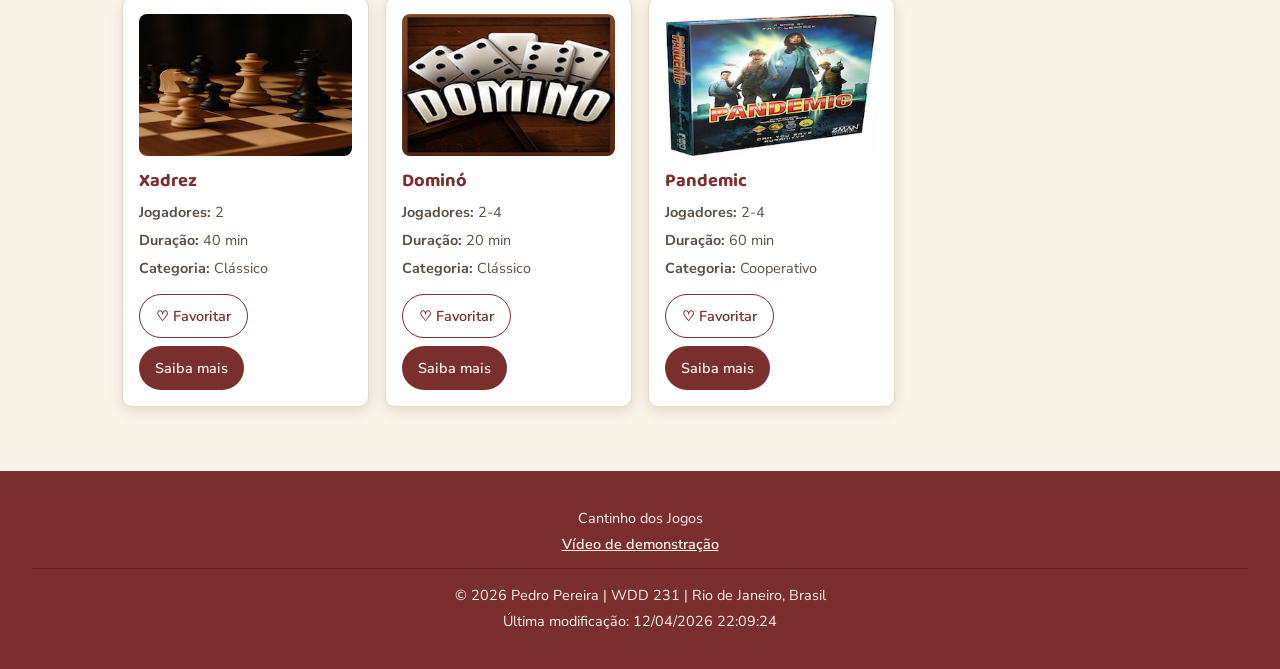
<file: final/catalogo.html>
<!DOCTYPE html>
<html lang="pt-br">
<head>
  <meta charset="UTF-8">
  <meta name="viewport" content="width=device-width, initial-scale=1.0">
  <title>Catálogo de Jogos | Cantinho dos Jogos</title>
  <meta name="description" content="Catálogo com 15 jogos de tabuleiro: filtre por categoria, veja número de jogadores e duração e salve seus favoritos.">
  <meta name="author" content="Pedro Pereira">

  <link rel="icon" href="favicon.ico">

  <meta property="og:title" content="Catálogo de Jogos | Cantinho dos Jogos">
  <meta property="og:description" content="Explore 15 jogos de tabuleiro por categoria, jogadores e duração.">
  <meta property="og:image" content="https://pedrothv.github.io/wdd231/final/imagens/og-cantinho.png">
  <meta property="og:url" content="https://pedrothv.github.io/wdd231/final/catalogo.html">

  <link rel="preconnect" href="https://fonts.googleapis.com">
  <link rel="preconnect" href="https://fonts.gstatic.com" crossorigin>
  <link href="https://fonts.googleapis.com/css2?family=Baloo+2:wght@500;700&family=Nunito+Sans:wght@400;600&display=swap" rel="stylesheet">

  <link rel="stylesheet" href="estilos/normalize.css">
  <link rel="stylesheet" href="estilos/telas-pequenas.css">
  <link rel="stylesheet" href="estilos/maior.css">

  <script src="scripts/navegacao.js" defer></script>
  <script src="scripts/data.js" defer></script>
  <script type="module" src="scripts/catalogo.mjs"></script>
</head>
<body>

  <header>
    <img src="imagens/logo-cantinho.svg" alt="Logotipo do Cantinho dos Jogos" width="32" height="32">
    <span>Cantinho dos Jogos</span>
    <button id="botao-de-nav" class="hamburger" aria-label="Abrir menu de navegação"></button>
  </header>

  <nav id="barra-navegacao" class="navegacao">
    <ul>
      <li><a href="index.html">Início</a></li>
      <li class="atual"><a href="catalogo.html">Catálogo</a></li>
      <li><a href="contato.html">Contato</a></li>
    </ul>
  </nav>

  <main>
    <h1>Catálogo de Jogos</h1>

    <div class="filtros">
      <button class="filtro-categoria ativo" data-categoria="todos">Todos</button>
      <button class="filtro-categoria" data-categoria="estrategia">Estratégia</button>
      <button class="filtro-categoria" data-categoria="familia">Família</button>
      <button class="filtro-categoria" data-categoria="party">Party</button>
      <button class="filtro-categoria" data-categoria="classico">Clássico</button>
      <button class="filtro-categoria" data-categoria="cooperativo">Cooperativo</button>
      <button class="filtro-categoria" data-categoria="favoritos">Favoritos</button>
    </div>

    <p id="total-jogos"></p>

    <div id="galeria-jogos" class="grade-jogos"></div>
  </main>

  <footer>
    <p>Cantinho dos Jogos</p>
    <p><a href="https://youtu.be/W2YUab58v0U" target="_blank" rel="noopener">Vídeo de demonstração</a></p>
    <div class="footer-dev">
      <p>&copy; <span id="anoAtual"></span> Pedro Pereira | WDD 231 | Rio de Janeiro, Brasil</p>
      <p id="ultimaModificacao"></p>
    </div>
  </footer>

  <dialog id="detalhes-jogo"></dialog>

</body>
</html>
</file>
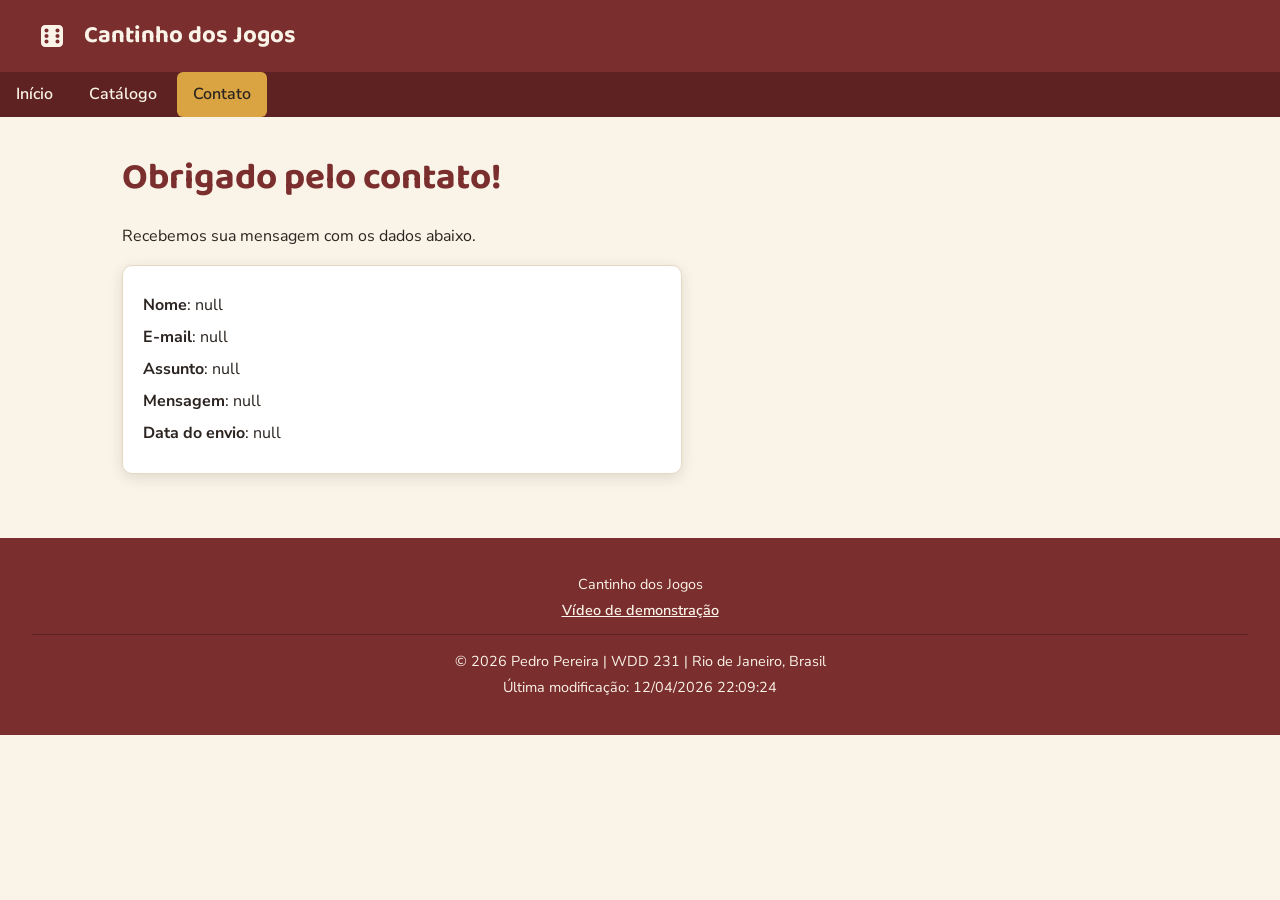
<file: final/confirmacao.html>
<!DOCTYPE html>
<html lang="pt-br">
<head>
  <meta charset="UTF-8">
  <meta name="viewport" content="width=device-width, initial-scale=1.0">
  <title>Mensagem Enviada | Cantinho dos Jogos</title>
  <meta name="description" content="Confirmação de envio da sua mensagem ao Cantinho dos Jogos.">
  <meta name="author" content="Pedro Pereira">

  <link rel="icon" href="favicon.ico">

  <link rel="preconnect" href="https://fonts.googleapis.com">
  <link rel="preconnect" href="https://fonts.gstatic.com" crossorigin>
  <link href="https://fonts.googleapis.com/css2?family=Baloo+2:wght@500;700&family=Nunito+Sans:wght@400;600&display=swap" rel="stylesheet">

  <link rel="stylesheet" href="estilos/normalize.css">
  <link rel="stylesheet" href="estilos/telas-pequenas.css">
  <link rel="stylesheet" href="estilos/maior.css">

  <script src="scripts/navegacao.js" defer></script>
  <script src="scripts/data.js" defer></script>
  <script type="module" src="scripts/confirmacao.mjs"></script>
</head>
<body>

  <header>
    <img src="imagens/logo-cantinho.svg" alt="Logotipo do Cantinho dos Jogos" width="32" height="32">
    <span>Cantinho dos Jogos</span>
    <button id="botao-de-nav" class="hamburger" aria-label="Abrir menu de navegação"></button>
  </header>

  <nav id="barra-navegacao" class="navegacao">
    <ul>
      <li><a href="index.html">Início</a></li>
      <li><a href="catalogo.html">Catálogo</a></li>
      <li class="atual"><a href="contato.html">Contato</a></li>
    </ul>
  </nav>

  <main>
    <h1>Obrigado pelo contato!</h1>
    <p>Recebemos sua mensagem com os dados abaixo.</p>

    <div id="resultados-contato" class="cartao-resultado"></div>
  </main>

  <footer>
    <p>Cantinho dos Jogos</p>
    <p><a href="https://youtu.be/W2YUab58v0U" target="_blank" rel="noopener">Vídeo de demonstração</a></p>
    <div class="footer-dev">
      <p>&copy; <span id="anoAtual"></span> Pedro Pereira | WDD 231 | Rio de Janeiro, Brasil</p>
      <p id="ultimaModificacao"></p>
    </div>
  </footer>

</body>
</html>
</file>
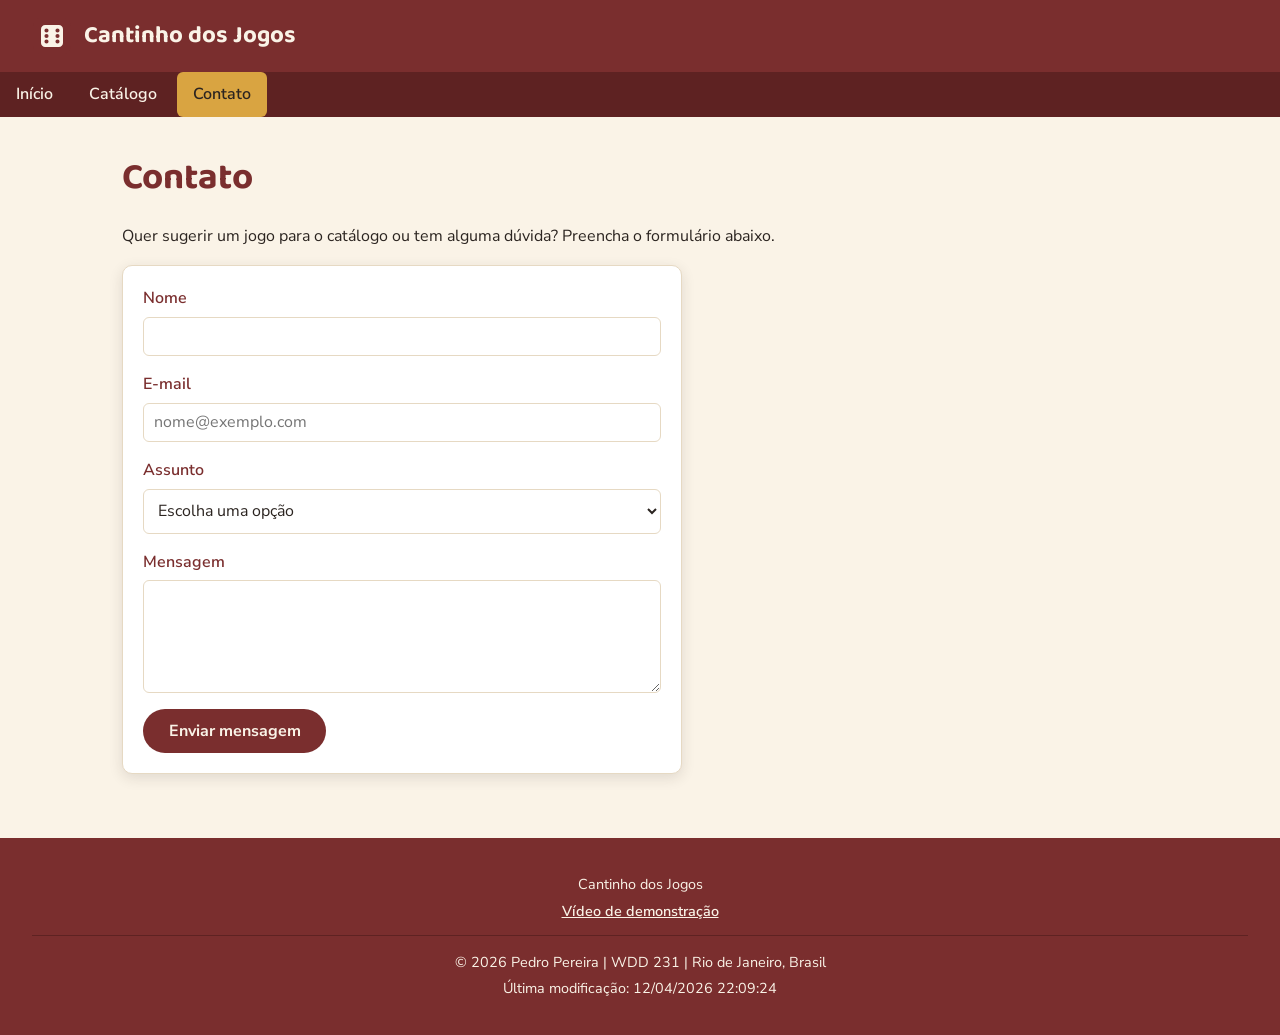
<file: final/contato.html>
<!DOCTYPE html>
<html lang="pt-br">
<head>
  <meta charset="UTF-8">
  <meta name="viewport" content="width=device-width, initial-scale=1.0">
  <title>Contato | Cantinho dos Jogos</title>
  <meta name="description" content="Envie uma sugestão de jogo ou tire suas dúvidas com o Cantinho dos Jogos.">
  <meta name="author" content="Pedro Pereira">

  <link rel="icon" href="favicon.ico">

  <meta property="og:title" content="Contato | Cantinho dos Jogos">
  <meta property="og:description" content="Sugira um jogo para o catálogo ou envie sua dúvida.">
  <meta property="og:image" content="https://pedrothv.github.io/wdd231/final/imagens/og-cantinho.png">
  <meta property="og:url" content="https://pedrothv.github.io/wdd231/final/contato.html">

  <link rel="preconnect" href="https://fonts.googleapis.com">
  <link rel="preconnect" href="https://fonts.gstatic.com" crossorigin>
  <link href="https://fonts.googleapis.com/css2?family=Baloo+2:wght@500;700&family=Nunito+Sans:wght@400;600&display=swap" rel="stylesheet">

  <link rel="stylesheet" href="estilos/normalize.css">
  <link rel="stylesheet" href="estilos/telas-pequenas.css">
  <link rel="stylesheet" href="estilos/maior.css">

  <script src="scripts/navegacao.js" defer></script>
  <script src="scripts/data.js" defer></script>
  <script type="module" src="scripts/contato.mjs"></script>
</head>
<body>

  <header>
    <img src="imagens/logo-cantinho.svg" alt="Logotipo do Cantinho dos Jogos" width="32" height="32">
    <span>Cantinho dos Jogos</span>
    <button id="botao-de-nav" class="hamburger" aria-label="Abrir menu de navegação"></button>
  </header>

  <nav id="barra-navegacao" class="navegacao">
    <ul>
      <li><a href="index.html">Início</a></li>
      <li><a href="catalogo.html">Catálogo</a></li>
      <li class="atual"><a href="contato.html">Contato</a></li>
    </ul>
  </nav>

  <main>
    <h1>Contato</h1>
    <p>Quer sugerir um jogo para o catálogo ou tem alguma dúvida? Preencha o formulário abaixo.</p>

    <form method="GET" action="confirmacao.html" class="formulario-contato">
      <label>Nome
        <input type="text" name="nome" required autocomplete="name" title="Seu nome">
      </label>

      <label>E-mail
        <input type="email" name="email" required autocomplete="email" title="Seu e-mail" placeholder="nome@exemplo.com">
      </label>

      <label>Assunto
        <select name="assunto" required title="Escolha o assunto da mensagem">
          <option value="">Escolha uma opção</option>
          <option value="Sugestão de jogo">Sugestão de jogo</option>
          <option value="Dúvida">Dúvida</option>
          <option value="Outro">Outro</option>
        </select>
      </label>

      <label>Mensagem
        <textarea name="mensagem" rows="5" required title="Escreva sua mensagem"></textarea>
      </label>

      <input type="hidden" name="dataEnvio" id="dataEnvio">

      <button type="submit">Enviar mensagem</button>
    </form>
  </main>

  <footer>
    <p>Cantinho dos Jogos</p>
    <p><a href="https://youtu.be/W2YUab58v0U" target="_blank" rel="noopener">Vídeo de demonstração</a></p>
    <div class="footer-dev">
      <p>&copy; <span id="anoAtual"></span> Pedro Pereira | WDD 231 | Rio de Janeiro, Brasil</p>
      <p id="ultimaModificacao"></p>
    </div>
  </footer>

</body>
</html>
</file>
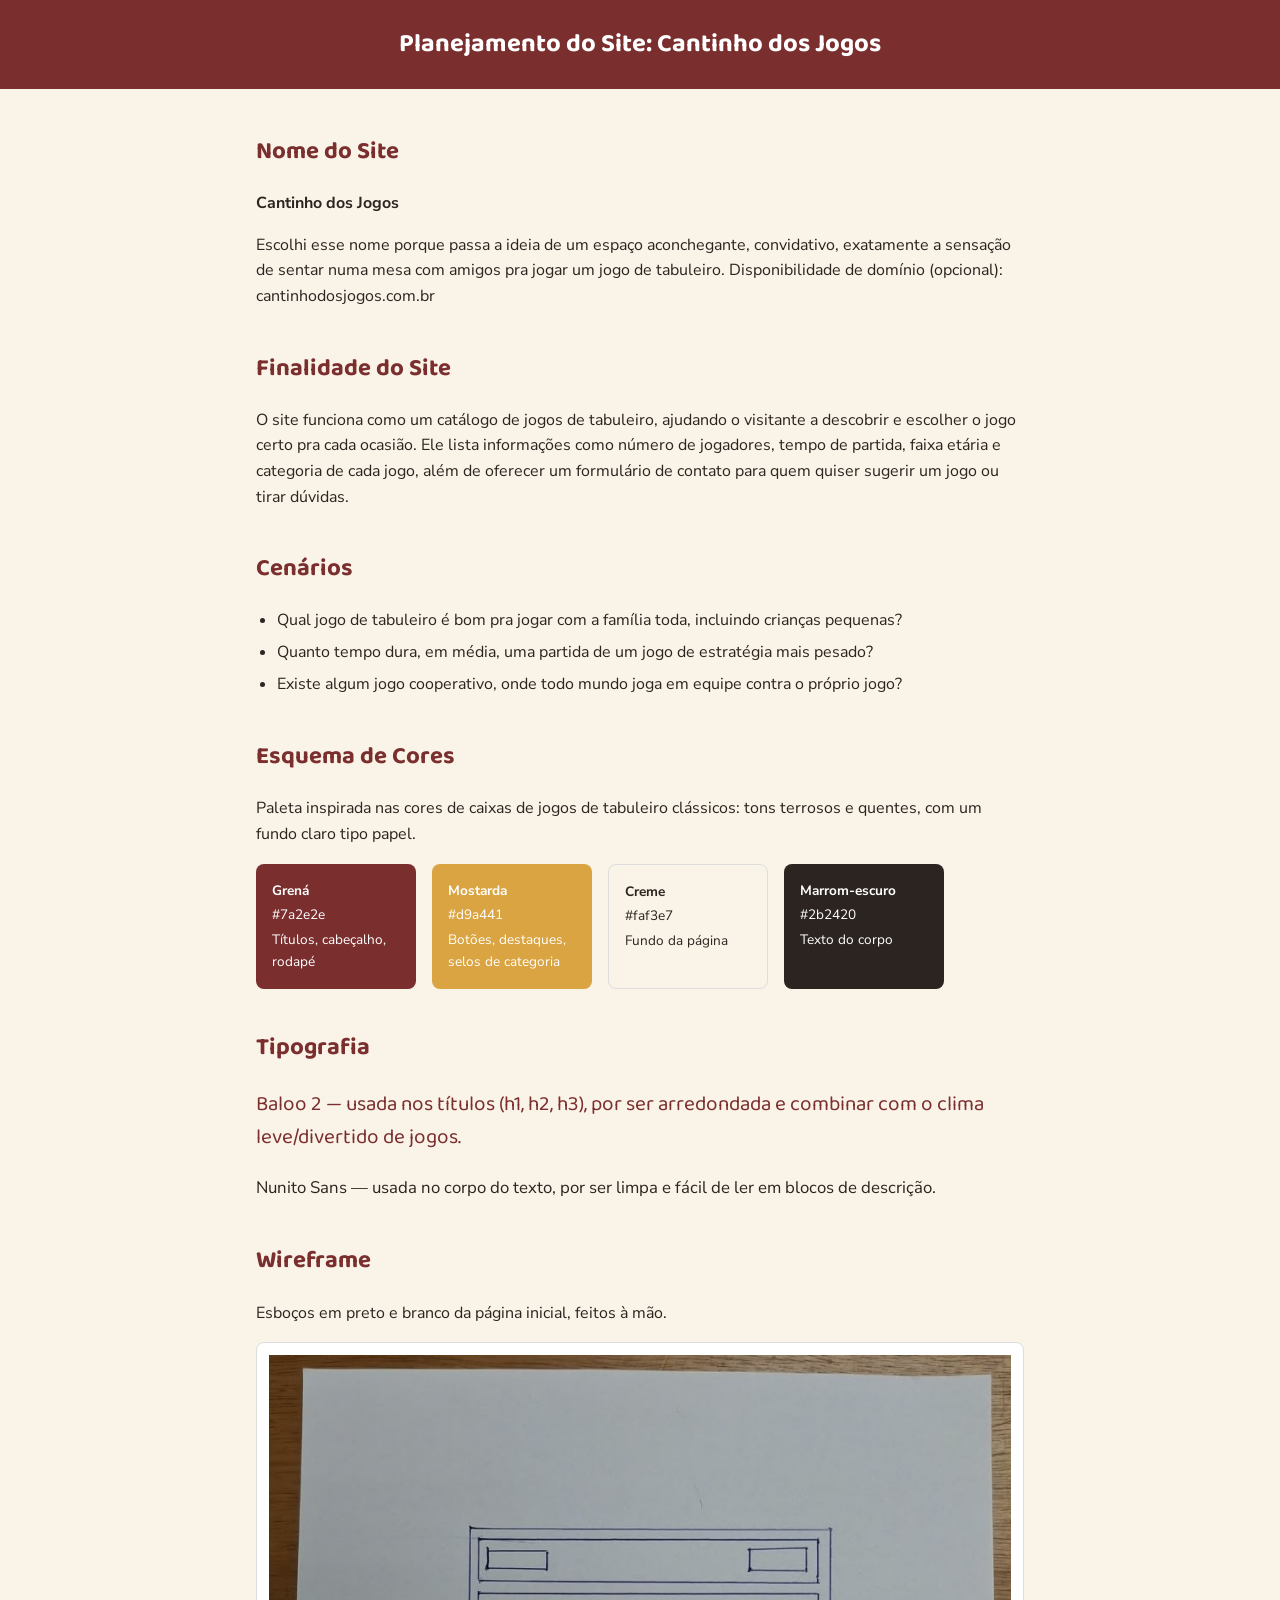
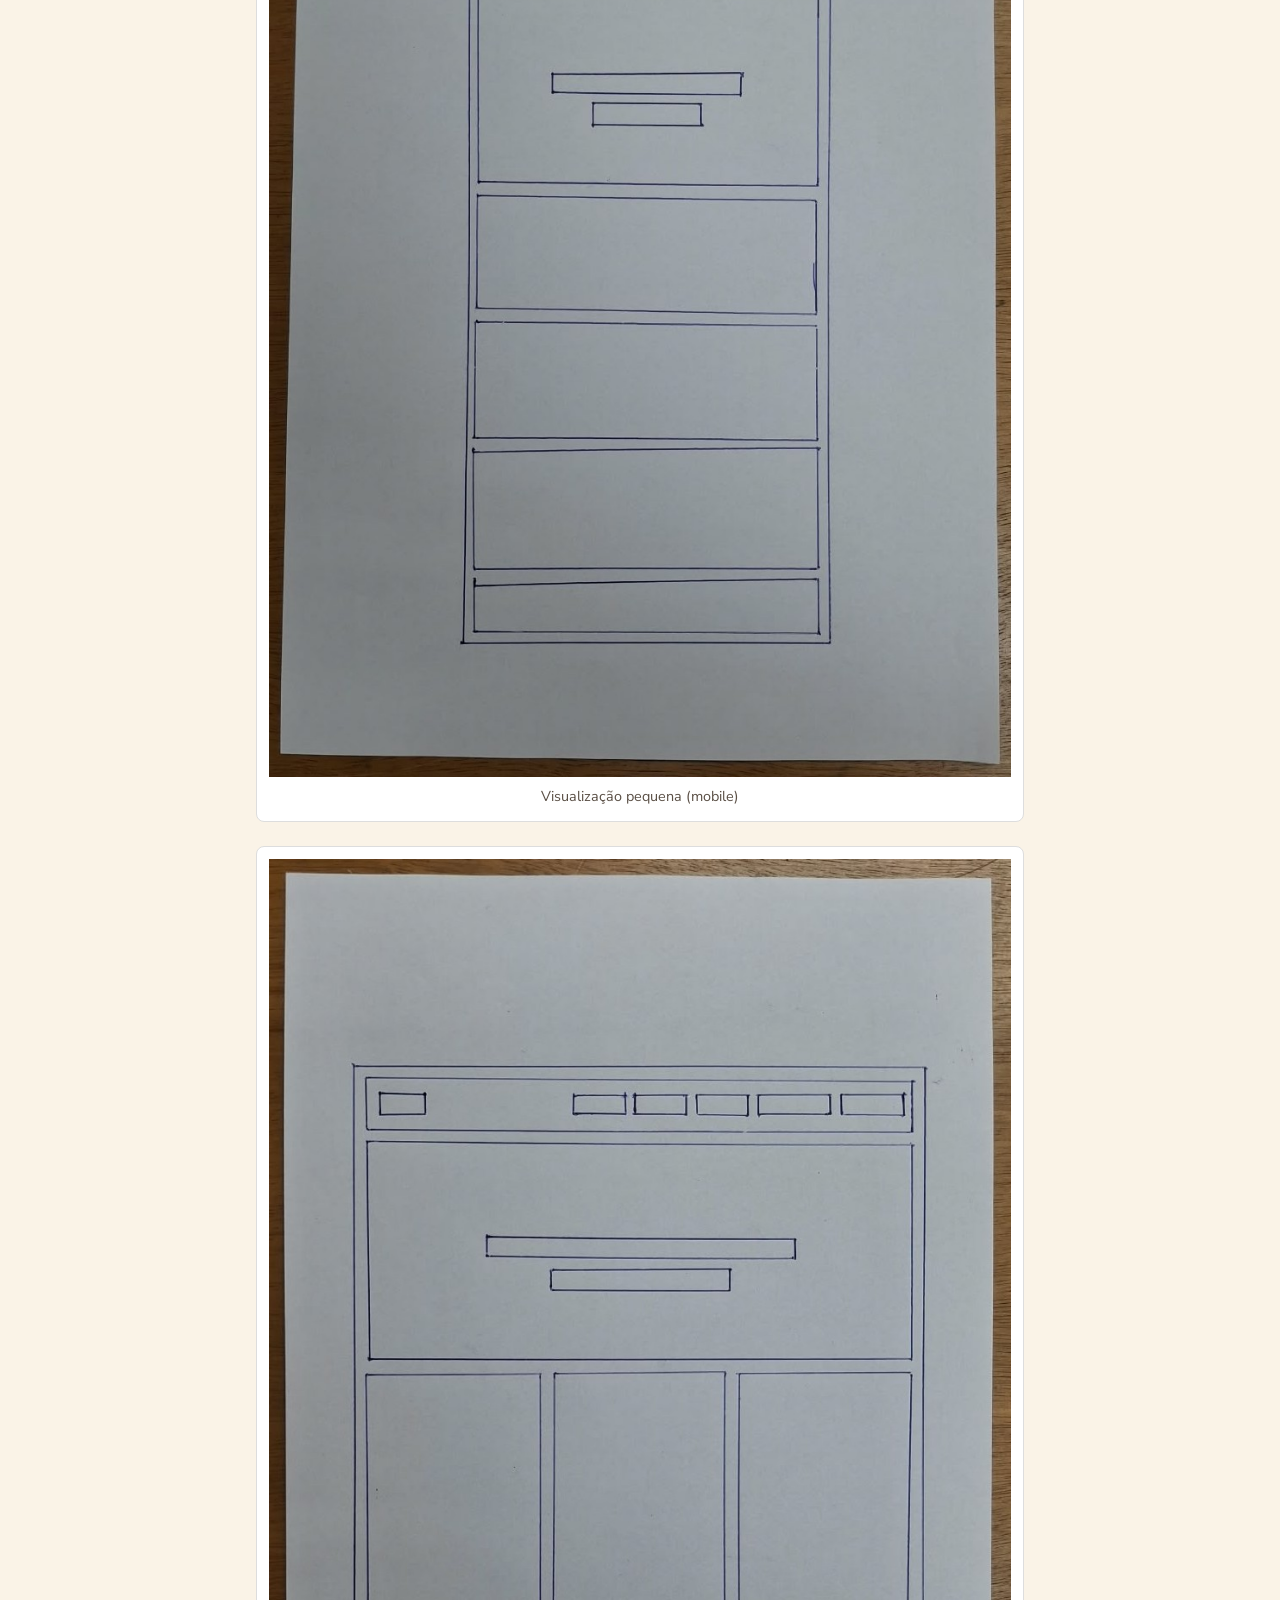
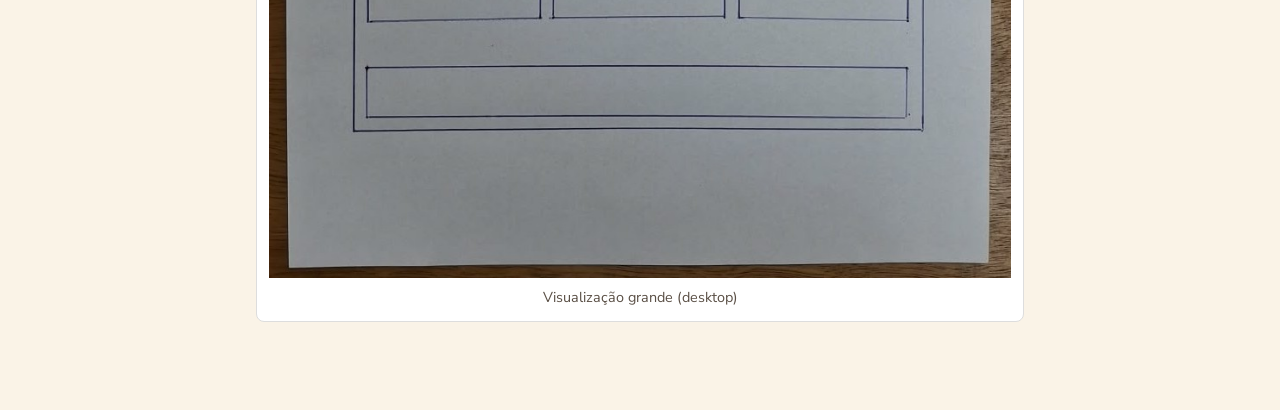
<file: final/planejamento.html>
<!DOCTYPE html>
<html lang="pt-br">
<head>
  <meta charset="UTF-8">
  <meta name="viewport" content="width=device-width, initial-scale=1.0">
  <title>Planejamento do Site | Cantinho dos Jogos</title>
  <meta name="description" content="Documento de planejamento do projeto final Cantinho dos Jogos, um site sobre jogos de tabuleiro.">
  <meta name="author" content="Pedro Pereira">

  <link rel="preconnect" href="https://fonts.googleapis.com">
  <link rel="preconnect" href="https://fonts.gstatic.com" crossorigin>
  <link href="https://fonts.googleapis.com/css2?family=Baloo+2:wght@500;700&family=Nunito+Sans:wght@400;600&display=swap" rel="stylesheet">

  <link rel="stylesheet" href="estilos/planejamento.css">
</head>
<body>

  <header>
    <h1>Planejamento do Site: Cantinho dos Jogos</h1>
  </header>

  <main>

    <section>
      <h2>Nome do Site</h2>
      <p><strong>Cantinho dos Jogos</strong></p>
      <p>Escolhi esse nome porque passa a ideia de um espaço aconchegante, convidativo, exatamente a sensação de sentar numa mesa com amigos pra jogar um jogo de tabuleiro. Disponibilidade de domínio (opcional): cantinhodosjogos.com.br</p>
    </section>

    <section>
      <h2>Finalidade do Site</h2>
      <p>O site funciona como um catálogo de jogos de tabuleiro, ajudando o visitante a descobrir e escolher o jogo certo pra cada ocasião. Ele lista informações como número de jogadores, tempo de partida, faixa etária e categoria de cada jogo, além de oferecer um formulário de contato para quem quiser sugerir um jogo ou tirar dúvidas.</p>
    </section>

    <section>
      <h2>Cenários</h2>
      <ul>
        <li>Qual jogo de tabuleiro é bom pra jogar com a família toda, incluindo crianças pequenas?</li>
        <li>Quanto tempo dura, em média, uma partida de um jogo de estratégia mais pesado?</li>
        <li>Existe algum jogo cooperativo, onde todo mundo joga em equipe contra o próprio jogo?</li>
      </ul>
    </section>

    <section>
      <h2>Esquema de Cores</h2>
      <p>Paleta inspirada nas cores de caixas de jogos de tabuleiro clássicos: tons terrosos e quentes, com um fundo claro tipo papel.</p>
      <div class="paleta">
        <div class="cor-exemplo" style="background-color: #7a2e2e;">
          <span class="cor-nome">Grená</span>
          <span class="cor-hex">#7a2e2e</span>
          <span class="cor-uso">Títulos, cabeçalho, rodapé</span>
        </div>
        <div class="cor-exemplo" style="background-color: #d9a441;">
          <span class="cor-nome">Mostarda</span>
          <span class="cor-hex">#d9a441</span>
          <span class="cor-uso">Botões, destaques, selos de categoria</span>
        </div>
        <div class="cor-exemplo cor-clara" style="background-color: #faf3e7;">
          <span class="cor-nome">Creme</span>
          <span class="cor-hex">#faf3e7</span>
          <span class="cor-uso">Fundo da página</span>
        </div>
        <div class="cor-exemplo" style="background-color: #2b2420;">
          <span class="cor-nome">Marrom-escuro</span>
          <span class="cor-hex">#2b2420</span>
          <span class="cor-uso">Texto do corpo</span>
        </div>
      </div>
    </section>

    <section>
      <h2>Tipografia</h2>
      <p class="fonte-titulo-exemplo">Baloo 2 — usada nos títulos (h1, h2, h3), por ser arredondada e combinar com o clima leve/divertido de jogos.</p>
      <p class="fonte-corpo-exemplo">Nunito Sans — usada no corpo do texto, por ser limpa e fácil de ler em blocos de descrição.</p>
    </section>

    <section>
      <h2>Wireframe</h2>
      <p>Esboços em preto e branco da página inicial, feitos à mão.</p>

      <figure>
        <img src="imagens/wireframe-pequeno.jpeg" alt="Wireframe desenhado à mão da página inicial em visualização de tela pequena (mobile)">
        <figcaption>Visualização pequena (mobile)</figcaption>
      </figure>

      <figure>
        <img src="imagens/wireframe-grande.jpeg" alt="Wireframe desenhado à mão da página inicial em visualização de tela grande (desktop)">
        <figcaption>Visualização grande (desktop)</figcaption>
      </figure>
    </section>

  </main>

</body>
</html>
</file>
<file: estilos/telas-pequenas.css>
:root {
  --azul-marinho: #10243e;
  --azul-tinta: #16233b;
  --azul-cobalto: #2b5fe2;
  --azul-claro: #eaf0fd;
  --ambar: #f4b740;
  --neutro-fundo: #f7f9fc;
  --neutro-texto: #1c1c1e;
  --neutro-texto-suave: #4a5568;
  --branco: #ffffff;
  --borda: #dbe3ef;
  --azul-marinho-claro: #23364d;
  --creme-concluido: #fff8ea;
  --branco-suave: rgba(255, 255, 255, 0.85);
  --sombra-cor: rgba(16, 36, 62, 0.08);

  --fonte-titulo: "Space Grotesk", sans-serif;
  --fonte-corpo: "Source Sans 3", sans-serif;

  --raio: 10px;
  --sombra: 0 4px 14px var(--sombra-cor);
}

*,
*::before,
*::after {
  box-sizing: border-box;
}

body {
  margin: 0;
  font-family: var(--fonte-corpo);
  color: var(--neutro-texto);
  background-color: var(--neutro-fundo);
  line-height: 1.6;
}

img {
  max-width: 100%;
  display: block;
}

a {
  color: inherit;
  text-decoration: none;
}

h1,
h2,
h3 {
  font-family: var(--fonte-titulo);
  margin: 0;
  color: var(--azul-marinho);
}

button {
  font-family: inherit;
  cursor: pointer;
}

header {
  display: grid;
  grid-template-columns: 32px 1fr 44px;
  align-items: center;
  column-gap: 0.75rem;
  padding: 0.75rem 1rem;
  background-color: var(--branco);
  border-bottom: 1px solid var(--borda);
}

header img {
  width: 32px;
  height: 32px;
}

header span {
  font-family: var(--fonte-titulo);
  font-weight: 700;
  font-size: 1.05rem;
  color: var(--azul-marinho);
}

.hamburger {
  width: 44px;
  height: 44px;
  border: none;
  background-color: transparent;
  color: var(--azul-marinho);
  font-size: 1.4rem;
  display: flex;
  align-items: center;
  justify-content: center;
}

.hamburger::before {
  content: "\2630";
}

.hamburger.exibir::before {
  content: "\00D7";
}

.navegacao {
  display: none;
  background-color: var(--azul-marinho);
  color: var(--branco);
}

.navegacao.exibir {
  display: block;
}

.navegacao ul {
  list-style: none;
  margin: 0;
  padding: 0;
}

.navegacao li {
  border-top: 1px solid var(--azul-marinho-claro);
}

.navegacao a {
  display: block;
  padding: 0.9rem 1rem;
  color: var(--branco);
  font-weight: 600;
  min-height: 44px;
}

.navegacao li.atual a {
  background-color: var(--azul-marinho-claro);
  color: var(--branco);
}

.navegacao a:hover,
.navegacao a:focus-visible {
  background-color: var(--azul-cobalto);
  color: var(--branco);
}

main {
  padding: 1.25rem 1rem 3rem;
  max-width: 1100px;
  margin: 0 auto;
}

main > h1 {
  font-size: 1.8rem;
  margin-bottom: 1rem;
}

.cartao {
  background-color: var(--branco);
  border: 1px solid var(--borda);
  border-radius: var(--raio);
  box-shadow: var(--sombra);
  overflow: hidden;
  margin-bottom: 1.25rem;
}

.cartao h2 {
  background-color: var(--azul-marinho);
  color: var(--branco);
  font-size: 1rem;
  padding: 0.85rem 1.1rem;
}

.cartao-corpo {
  padding: 1.1rem;
}

.cartao-corpo-cursos {
  padding: 0;
}

.sobre-mim p {
  color: var(--neutro-texto-suave);
  margin: 0;
}

.foto-estudante {
  padding: 1.5rem 1.1rem;
  display: flex;
  justify-content: center;
}

.avatar {
  width: 140px;
  height: 140px;
  border-radius: 50%;
  object-fit: cover;
}

.filtros {
  display: flex;
  gap: 0.6rem;
  padding: 1.1rem 1.1rem 0;
  flex-wrap: wrap;
}

.filtro-btn {
  flex: 1 1 auto;
  min-height: 44px;
  padding: 0.5rem 1rem;
  border: 1px solid var(--borda);
  border-radius: 999px;
  background-color: var(--neutro-fundo);
  color: var(--azul-marinho);
  font-weight: 600;
  font-size: 0.9rem;
  transition: background-color 0.15s ease, color 0.15s ease;
}

.filtro-btn:hover,
.filtro-btn:focus-visible {
  background-color: var(--azul-claro);
}

.filtro-btn.ativo {
  background-color: var(--azul-cobalto);
  border-color: var(--azul-cobalto);
  color: var(--branco);
}

.lista-cursos {
  padding: 1rem 1.1rem 0.5rem;
  display: grid;
  gap: 0.65rem;
}

.curso-card {
  border: 1px solid var(--borda);
  border-left: 5px solid var(--azul-cobalto);
  border-radius: 8px;
  padding: 0.75rem 0.9rem;
  background-color: var(--neutro-fundo);
}

.curso-card.concluido {
  border-left-color: var(--ambar);
  background-color: var(--creme-concluido);
}

.curso-titulo {
  display: flex;
  justify-content: space-between;
  align-items: baseline;
  gap: 0.5rem;
  font-weight: 700;
  color: var(--azul-marinho);
}

.curso-selo {
  font-size: 0.72rem;
  font-weight: 700;
  color: var(--ambar);
  white-space: nowrap;
}

.curso-descricao {
  margin: 0.25rem 0 0;
  font-size: 0.88rem;
  color: var(--neutro-texto-suave);
}

.total-creditos {
  text-align: center;
  font-weight: 600;
  color: var(--azul-marinho);
  padding: 0.75rem 1.1rem 1.1rem;
  margin: 0;
}

footer {
  background-color: var(--azul-marinho);
  color: var(--branco-suave);
  padding: 1.75rem 1rem 1.5rem;
  text-align: center;
}

.redes-sociais {
  display: flex;
  justify-content: center;
  column-gap: 1.25rem;
  margin-bottom: 1rem;
}

.redes-sociais a {
  width: 44px;
  height: 44px;
  display: flex;
  align-items: center;
  justify-content: center;
  color: var(--branco-suave);
  border-radius: 50%;
  transition: background-color 0.15s ease, color 0.15s ease;
}

.redes-sociais a:hover,
.redes-sociais a:focus-visible {
  background-color: var(--azul-cobalto);
  color: var(--branco);
}

footer p {
  margin: 0.2rem 0;
  font-size: 0.85rem;
}

.curso-card {
  cursor: pointer;
}

dialog {
  border: none;
  border-radius: var(--raio);
  padding: 1.5rem;
  background-color: var(--branco);
  box-shadow: var(--sombra);
  width: 90%;
  max-width: 480px;
  position: relative;
}

::backdrop {
  background-color: rgba(16, 36, 62, 0.6);
}

dialog h2 {
  font-size: 1.2rem;
  margin-bottom: 0.2rem;
}

dialog h3 {
  font-size: 1rem;
  color: var(--neutro-texto-suave);
  margin-bottom: 1rem;
}

dialog p {
  margin: 0.4rem 0;
}

dialog button {
  position: absolute;
  top: 1rem;
  right: 1rem;
  width: 32px;
  height: 32px;
  border: none;
  border-radius: 50%;
  background-color: var(--neutro-fundo);
  color: var(--azul-marinho);
  font-size: 1rem;
}

dialog button:hover {
  background-color: var(--azul-claro);
}
</file>
<file: estilos/maior.css>
@media screen and (min-width: 768px) {
  header {
    grid-template-columns: 40px auto 1fr;
    padding: 1rem 2rem;
  }

  header img {
    width: 40px;
    height: 40px;
  }

  header span {
    font-size: 1.25rem;
  }

  .hamburger {
    display: none;
  }

  .navegacao {
    display: block;
    justify-self: end;
  }

  .navegacao ul {
    display: flex;
    column-gap: 0.25rem;
  }

  .navegacao li {
    border-top: none;
  }

  .navegacao a {
    padding: 0.6rem 1rem;
    border-radius: 6px;
  }

  main {
    padding: 2rem 2rem 4rem;
  }

  main > h1 {
    font-size: 2.4rem;
    margin-bottom: 1.5rem;
  }

  .grade-topo {
    display: grid;
    grid-template-columns: 1.4fr 1fr;
    gap: 1.5rem;
    align-items: start;
  }

  .grade-topo .cartao {
    margin-bottom: 0;
    height: 100%;
  }

  .foto-estudante {
    padding: 2rem 1.1rem;
  }

  .avatar {
    width: 180px;
    height: 180px;
  }

  .filtros {
    justify-content: center;
  }

  .filtro-btn {
    flex: 0 1 160px;
  }

  .lista-cursos {
    grid-template-columns: repeat(3, 1fr);
  }

  footer {
    padding: 2rem 2rem;
  }
}
</file>
<file: camara/estilos/telas-pequenas.css>
:root {
  --verde-profundo: #0b6e4f;
  --verde-escuro: #0a4a37;
  --areia: #f6f5f0;
  --branco: #ffffff;
  --texto: #1c1c1e;
  --texto-suave: #4f5b58;
  --borda: #dde3df;
  --ouro: #e8c65a;
  --prata: #c3cac7;
  --sombra-cor: rgba(10, 74, 55, 0.1);

  --fonte-titulo: "Fraunces", serif;
  --fonte-corpo: "Work Sans", sans-serif;

  --raio: 10px;
}

*,
*::before,
*::after {
  box-sizing: border-box;
}

body {
  margin: 0;
  font-family: var(--fonte-corpo);
  color: var(--texto);
  background-color: var(--areia);
  line-height: 1.6;
}

img {
  max-width: 100%;
  display: block;
}

a {
  color: inherit;
  text-decoration: none;
}

h1,
h2,
h3 {
  font-family: var(--fonte-titulo);
  margin: 0;
  color: var(--verde-escuro);
}

button {
  font-family: inherit;
  cursor: pointer;
}

header {
  display: grid;
  grid-template-columns: 32px 1fr 44px;
  align-items: center;
  column-gap: 0.75rem;
  padding: 0.75rem 1rem;
  background-color: var(--verde-escuro);
}

header img {
  width: 32px;
  height: 32px;
}

header span {
  font-family: var(--fonte-titulo);
  font-weight: 700;
  font-size: 1.05rem;
  color: var(--branco);
}

.hamburger {
  width: 44px;
  height: 44px;
  border: none;
  background-color: transparent;
  color: var(--branco);
  font-size: 1.4rem;
  display: flex;
  align-items: center;
  justify-content: center;
}

.hamburger::before {
  content: "\2630";
}

.hamburger.exibir::before {
  content: "\00D7";
}

.navegacao {
  display: none;
  background-color: var(--verde-profundo);
}

.navegacao.exibir {
  display: block;
}

.navegacao ul {
  list-style: none;
  margin: 0;
  padding: 0;
}

.navegacao li {
  border-top: 1px solid rgba(255, 255, 255, 0.15);
}

.navegacao a {
  display: block;
  padding: 0.9rem 1rem;
  color: var(--branco);
  font-weight: 600;
  min-height: 44px;
}

.navegacao li.atual a {
  background-color: var(--verde-escuro);
}

.navegacao a:hover,
.navegacao a:focus-visible {
  background-color: var(--verde-escuro);
}

main {
  padding: 1.25rem 1rem 3rem;
  max-width: 1100px;
  margin: 0 auto;
}

main > h1 {
  font-size: 1.7rem;
  margin-bottom: 1rem;
}

.hero {
  position: relative;
  margin: -1.25rem -1rem 1.5rem;
}

.hero-imagem {
  width: 100%;
  height: 260px;
  object-fit: cover;
  display: block;
}

.hero-conteudo {
  padding: 1.25rem 1rem;
  background-color: var(--verde-escuro);
  color: var(--branco);
  text-align: center;
}

.hero-conteudo h1 {
  color: var(--branco);
  font-size: 1.5rem;
  margin-bottom: 0.5rem;
}

.hero-conteudo p {
  margin: 0 0 1rem;
}

.botao-cta {
  display: inline-block;
  background-color: var(--ouro);
  color: var(--verde-escuro);
  font-weight: 700;
  padding: 0.7rem 1.4rem;
  border-radius: 999px;
  min-height: 44px;
}

.lista-eventos {
  list-style: none;
  margin: 0;
  padding: 0;
  display: grid;
  gap: 1rem;
}

.lista-eventos li {
  display: flex;
  gap: 1rem;
  align-items: flex-start;
}

.evento-data {
  flex-shrink: 0;
  background-color: var(--verde-profundo);
  color: var(--branco);
  font-weight: 700;
  font-size: 0.8rem;
  padding: 0.4rem 0.6rem;
  border-radius: 6px;
  min-width: 60px;
  text-align: center;
}

.lista-eventos h3 {
  font-size: 1rem;
  margin-bottom: 0.2rem;
}

.lista-eventos p {
  margin: 0;
  font-size: 0.9rem;
  color: var(--texto-suave);
}

#clima-atual {
  text-align: center;
  margin-bottom: 1rem;
}

.temperatura-atual {
  font-family: var(--fonte-titulo);
  font-size: 2rem;
  font-weight: 700;
  color: var(--verde-escuro);
  margin: 0;
}

.descricao-clima {
  text-transform: capitalize;
  color: var(--texto-suave);
  margin: 0;
}

.previsao-lista {
  list-style: none;
  margin: 0;
  padding: 0;
  display: grid;
  grid-template-columns: repeat(3, 1fr);
  gap: 0.6rem;
  text-align: center;
}

.previsao-lista li {
  background-color: var(--areia);
  border-radius: 8px;
  padding: 0.6rem;
  display: flex;
  flex-direction: column;
  gap: 0.2rem;
}

.previsao-dia {
  font-weight: 600;
  font-size: 0.85rem;
}

.previsao-temp {
  color: var(--verde-profundo);
  font-weight: 700;
}

.filtros-visualizacao {
  display: flex;
  gap: 0.6rem;
  margin-bottom: 1.25rem;
}

.filtro-btn {
  min-height: 44px;
  padding: 0.5rem 1.2rem;
  border: 1px solid var(--verde-profundo);
  border-radius: 999px;
  background-color: var(--branco);
  color: var(--verde-profundo);
  font-weight: 600;
  font-size: 0.9rem;
}

.filtro-btn.ativo {
  background-color: var(--verde-profundo);
  color: var(--branco);
}

#lista-membros {
  display: grid;
  gap: 1rem;
}

.visualizacao-grade {
  grid-template-columns: repeat(auto-fit, minmax(220px, 1fr));
}

.visualizacao-lista {
  grid-template-columns: 1fr;
}

.cartao-membro {
  background-color: var(--branco);
  border: 1px solid var(--borda);
  border-radius: var(--raio);
  box-shadow: 0 4px 14px var(--sombra-cor);
  padding: 1rem;
  display: flex;
  flex-direction: column;
  gap: 0.4rem;
}

.visualizacao-lista .cartao-membro {
  flex-direction: row;
  flex-wrap: wrap;
  align-items: center;
  column-gap: 1rem;
}

.visualizacao-lista .cartao-membro img {
  display: none;
}

.cartao-membro img {
  width: 48px;
  height: 48px;
}

.cartao-membro h3 {
  font-size: 1.05rem;
}

.cartao-membro p {
  margin: 0;
  font-size: 0.9rem;
  color: var(--texto-suave);
}

.cartao-membro a {
  font-weight: 600;
  color: var(--verde-profundo);
}

.selo-nivel {
  align-self: flex-start;
  font-size: 0.72rem;
  font-weight: 700;
  padding: 0.2rem 0.6rem;
  border-radius: 999px;
  color: var(--branco);
}

.nivel-1 {
  background-color: var(--verde-profundo);
}

.nivel-2 {
  background-color: var(--prata);
  color: var(--verde-escuro);
}

.nivel-3 {
  background-color: var(--ouro);
  color: var(--verde-escuro);
}

footer {
  background-color: var(--verde-escuro);
  color: rgba(255, 255, 255, 0.85);
  padding: 1.75rem 1rem 1.5rem;
  text-align: center;
}

footer p {
  margin: 0.2rem 0;
  font-size: 0.85rem;
}

.footer-dev {
  margin-top: 0.75rem;
  border-top: 1px solid rgba(255, 255, 255, 0.15);
  padding-top: 0.75rem;
}

.grade-associacao {
  display: block;
}

.formulario-associacao {
  background-color: var(--branco);
  border: 1px solid var(--borda);
  border-radius: var(--raio);
  box-shadow: 0 4px 14px var(--sombra-cor);
  padding: 1.25rem;
  margin-bottom: 1.5rem;
}

.formulario-associacao label {
  display: block;
  font-weight: 600;
  font-size: 0.9rem;
  margin-bottom: 1rem;
  color: var(--verde-escuro);
}

.formulario-associacao input[type="text"],
.formulario-associacao input[type="email"],
.formulario-associacao input[type="tel"],
.formulario-associacao textarea {
  display: block;
  width: 100%;
  margin-top: 0.3rem;
  padding: 0.6rem;
  font-size: 1rem;
  font-family: var(--fonte-corpo);
  border: 1px solid var(--borda);
  border-radius: 6px;
  color: var(--texto);
}

.formulario-associacao input:focus,
.formulario-associacao textarea:focus {
  outline: none;
  border-color: var(--verde-profundo);
}

.formulario-associacao fieldset {
  border: 1px solid var(--borda);
  border-radius: 6px;
  padding: 0.8rem;
  margin-bottom: 1rem;
}

.formulario-associacao legend {
  font-weight: 700;
  color: var(--verde-escuro);
  padding: 0 0.4rem;
}

.formulario-associacao fieldset label {
  display: flex;
  align-items: center;
  gap: 0.5rem;
  font-weight: 400;
  margin-bottom: 0.5rem;
}

.formulario-associacao button[type="submit"] {
  min-height: 44px;
  padding: 0.7rem 1.6rem;
  background-color: var(--verde-profundo);
  color: var(--branco);
  border: none;
  border-radius: 999px;
  font-weight: 700;
  font-size: 1rem;
}

.formulario-associacao button[type="submit"]:hover {
  background-color: var(--verde-escuro);
}

@keyframes entradaCartaoNivel {
  from {
    opacity: 0;
    transform: translateY(16px);
  }
  to {
    opacity: 1;
    transform: translateY(0);
  }
}

.niveis-associacao {
  display: grid;
  gap: 0.9rem;
}

.cartao-nivel {
  background-color: var(--branco);
  border: 1px solid var(--borda);
  border-left: 5px solid var(--verde-profundo);
  border-radius: var(--raio);
  box-shadow: 0 4px 14px var(--sombra-cor);
  padding: 1rem;
  animation: entradaCartaoNivel 0.5s ease both;
}

.cartao-nivel:nth-child(1) {
  animation-delay: 0s;
}

.cartao-nivel:nth-child(2) {
  animation-delay: 0.12s;
}

.cartao-nivel:nth-child(3) {
  animation-delay: 0.24s;
}

.cartao-nivel:nth-child(4) {
  animation-delay: 0.36s;
}

.nivel-bronze {
  border-left-color: #c08552;
}

.nivel-prata {
  border-left-color: var(--prata);
}

.nivel-ouro {
  border-left-color: var(--ouro);
}

.cartao-nivel h3 {
  font-size: 1.05rem;
  margin-bottom: 0.2rem;
}

.nivel-taxa {
  color: var(--texto-suave);
  margin: 0 0 0.6rem;
}

.cartao-nivel .saiba-mais {
  color: var(--verde-profundo);
  font-weight: 600;
}

#detalhes-associacao ul {
  margin: 0.6rem 0 0;
  padding-left: 1.2rem;
}

#detalhes-associacao li {
  margin-bottom: 0.4rem;
}

.cartao-resultado {
  background-color: var(--branco);
  border: 1px solid var(--borda);
  border-radius: var(--raio);
  box-shadow: 0 4px 14px var(--sombra-cor);
  padding: 1.25rem;
  margin-top: 1rem;
}

.cartao-resultado p {
  margin: 0.4rem 0;
}

dialog {
  border: none;
  border-radius: var(--raio);
  padding: 1.5rem;
  background-color: var(--branco);
  box-shadow: 0 4px 14px var(--sombra-cor);
  width: 90%;
  max-width: 480px;
  position: relative;
}

::backdrop {
  background-color: rgba(10, 74, 55, 0.6);
}

dialog h2 {
  font-size: 1.2rem;
  margin-bottom: 0.6rem;
}

dialog button[id^="fecharModal"] {
  position: absolute;
  top: 1rem;
  right: 1rem;
  width: 32px;
  height: 32px;
  border: none;
  border-radius: 50%;
  background-color: var(--areia);
  color: var(--verde-escuro);
  font-size: 1rem;
}

dialog button[id^="fecharModal"]:hover {
  background-color: var(--borda);
}

.mensagem-visita {
  background-color: var(--verde-profundo);
  color: var(--branco);
  padding: 0.75rem 1rem;
  border-radius: var(--raio);
  font-weight: 600;
  text-align: center;
  margin-bottom: 1.5rem;
}

.cartao-ponto {
  background-color: var(--branco);
  border: 1px solid var(--borda);
  border-radius: var(--raio);
  box-shadow: 0 4px 14px var(--sombra-cor);
  padding: 1rem;
  display: flex;
  flex-direction: column;
}

.cartao-ponto h2 {
  font-size: 1.1rem;
  margin-bottom: 0.5rem;
}

.cartao-ponto figure {
  margin: 0 0 0.6rem;
  overflow: hidden;
  border-radius: 8px;
}

.cartao-ponto figure img {
  width: 100%;
  height: 200px;
  object-fit: cover;
  display: block;
}

.cartao-ponto address {
  font-style: normal;
  font-size: 0.85rem;
  color: var(--texto-suave);
  margin-bottom: 0.5rem;
}

.cartao-ponto p {
  flex-grow: 1;
  margin: 0 0 1rem;
}

.cartao-ponto button {
  align-self: flex-start;
  min-height: 44px;
  padding: 0.5rem 1.2rem;
  background-color: var(--verde-profundo);
  color: var(--branco);
  border: none;
  border-radius: 999px;
  font-weight: 600;
}

.cartao-ponto button:hover {
  background-color: var(--verde-escuro);
}

#detalhes-ponto address {
  font-style: normal;
  color: var(--texto-suave);
  margin-bottom: 0.6rem;
}
</file>
<file: camara/estilos/maior.css>
@media screen and (min-width: 768px) {
  header {
    grid-template-columns: 40px auto 1fr;
    padding: 1rem 2rem;
  }

  header img {
    width: 40px;
    height: 40px;
  }

  header span {
    font-size: 1.25rem;
  }

  .hamburger {
    display: none;
  }

  .navegacao {
    display: block;
    justify-self: end;
  }

  .navegacao ul {
    display: flex;
    column-gap: 0.25rem;
  }

  .navegacao li {
    border-top: none;
  }

  .navegacao a {
    padding: 0.6rem 1rem;
    border-radius: 6px;
  }

  main {
    padding: 2rem 2rem 4rem;
  }

  main > h1 {
    font-size: 2.2rem;
    margin-bottom: 1.5rem;
  }

  footer {
    padding: 2rem 2rem;
  }

  .hero {
    margin: -2rem -2rem 1.5rem;
  }

  .hero-imagem {
    height: 360px;
  }

  .hero-conteudo {
    padding: 2rem;
  }

  .hero-conteudo h1 {
    font-size: 2.2rem;
  }

  .lista-eventos {
    grid-template-columns: repeat(3, 1fr);
  }

  .lista-eventos li {
    flex-direction: column;
  }

  .grade-associacao {
    display: grid;
    grid-template-columns: 1.4fr 1fr;
    gap: 1.5rem;
    align-items: start;
  }

  .formulario-associacao {
    margin-bottom: 0;
  }

  .cartao-ponto figure img {
    transition: transform 0.3s ease, filter 0.3s ease;
  }

  .cartao-ponto figure img:hover {
    transform: scale(1.06);
    filter: brightness(1.08);
  }
}
</file>
<file: final/estilos/telas-pequenas.css>
:root {
  --grena: #7a2e2e;
  --grena-escuro: #5e2222;
  --mostarda: #d9a441;
  --creme: #faf3e7;
  --marrom-escuro: #2b2420;
  --texto-suave: #5a4f45;
  --branco: #ffffff;
  --borda: #e6d9c3;
  --sombra-cor: rgba(43, 36, 32, 0.12);

  --fonte-titulo: "Baloo 2", sans-serif;
  --fonte-corpo: "Nunito Sans", sans-serif;

  --raio: 10px;
}

*,
*::before,
*::after {
  box-sizing: border-box;
}

body {
  margin: 0;
  font-family: var(--fonte-corpo);
  color: var(--marrom-escuro);
  background-color: var(--creme);
  line-height: 1.6;
}

img {
  max-width: 100%;
  height: auto;
  display: block;
}

a {
  color: inherit;
}

h1,
h2,
h3 {
  font-family: var(--fonte-titulo);
  color: var(--grena);
  margin: 0;
}

button {
  font-family: inherit;
  cursor: pointer;
}

header {
  display: grid;
  grid-template-columns: 32px 1fr 44px;
  align-items: center;
  column-gap: 0.75rem;
  padding: 0.75rem 1rem;
  background-color: var(--grena);
}

header img {
  width: 32px;
  height: 32px;
}

header span {
  font-family: var(--fonte-titulo);
  font-weight: 700;
  font-size: 1.2rem;
  color: var(--creme);
}

.hamburger {
  width: 44px;
  height: 44px;
  border: none;
  background-color: transparent;
  color: var(--creme);
  font-size: 1.4rem;
  display: flex;
  align-items: center;
  justify-content: center;
}

.hamburger::before {
  content: "\2630";
}

.hamburger.exibir::before {
  content: "\00D7";
}

.navegacao {
  display: none;
  background-color: var(--grena-escuro);
}

.navegacao.exibir {
  display: block;
}

.navegacao ul {
  list-style: none;
  margin: 0;
  padding: 0;
}

.navegacao li {
  border-top: 1px solid var(--grena);
}

.navegacao a {
  display: block;
  padding: 0.9rem 1rem;
  color: var(--creme);
  font-weight: 600;
  text-decoration: none;
  min-height: 44px;
}

.navegacao li.atual a {
  background-color: var(--mostarda);
  color: var(--marrom-escuro);
}

.navegacao a:hover,
.navegacao a:focus-visible {
  background-color: var(--mostarda);
  color: var(--marrom-escuro);
}

main {
  padding: 1.25rem 1rem 3rem;
  max-width: 1100px;
  margin: 0 auto;
}

main > h1 {
  font-size: 1.8rem;
  margin-bottom: 0.75rem;
}

.hero {
  margin: -1.25rem -1rem 1.5rem;
}

.hero-conteudo {
  padding: 2rem 1rem;
  background-color: var(--grena);
  color: var(--creme);
  text-align: center;
}

.hero-conteudo h1 {
  color: var(--creme);
  font-size: 1.8rem;
  margin-bottom: 0.5rem;
}

.hero-conteudo p {
  margin: 0 0 1.2rem;
}

.botao-cta {
  display: inline-block;
  background-color: var(--mostarda);
  color: var(--marrom-escuro);
  font-weight: 700;
  padding: 0.7rem 1.4rem;
  border-radius: 999px;
  text-decoration: none;
  min-height: 44px;
}

.secao-destaque {
  margin-bottom: 2rem;
}

.secao-destaque h2 {
  font-size: 1.4rem;
  margin-bottom: 1rem;
}

.grade-jogos {
  display: grid;
  gap: 1rem;
  grid-template-columns: repeat(auto-fit, minmax(240px, 1fr));
}

.grade-destaques {
  display: grid;
  gap: 1rem;
}

.cartao-jogo {
  background-color: var(--branco);
  border: 1px solid var(--borda);
  border-radius: var(--raio);
  box-shadow: 0 4px 14px var(--sombra-cor);
  padding: 1rem;
  display: flex;
  flex-direction: column;
  gap: 0.3rem;
}

.cartao-jogo img {
  width: 100%;
  border-radius: 8px;
  margin-bottom: 0.4rem;
}

.cartao-jogo h2,
.cartao-jogo h3 {
  font-size: 1.15rem;
}

.jogo-info {
  margin: 0;
  font-size: 0.9rem;
  color: var(--texto-suave);
}

.cartao-acoes {
  display: flex;
  gap: 0.5rem;
  margin-top: 0.6rem;
  flex-wrap: wrap;
}

.cartao-acoes button {
  min-height: 44px;
  padding: 0.4rem 1rem;
  border-radius: 999px;
  font-weight: 600;
  font-size: 0.9rem;
}

.botao-detalhes {
  background-color: var(--grena);
  color: var(--creme);
  border: none;
}

.botao-detalhes:hover {
  background-color: var(--grena-escuro);
}

.botao-favorito {
  background-color: var(--branco);
  color: var(--grena);
  border: 1px solid var(--grena);
}

.botao-favorito.favoritado {
  background-color: var(--mostarda);
  color: var(--marrom-escuro);
  border-color: var(--mostarda);
}

.filtros {
  display: flex;
  flex-wrap: wrap;
  gap: 0.5rem;
  margin-bottom: 0.75rem;
}

.filtro-categoria {
  min-height: 44px;
  padding: 0.4rem 1rem;
  border: 1px solid var(--grena);
  border-radius: 999px;
  background-color: var(--branco);
  color: var(--grena);
  font-weight: 600;
}

.filtro-categoria.ativo {
  background-color: var(--grena);
  color: var(--creme);
}

#total-jogos {
  color: var(--texto-suave);
  margin: 0 0 1rem;
}

.formulario-contato {
  background-color: var(--branco);
  border: 1px solid var(--borda);
  border-radius: var(--raio);
  box-shadow: 0 4px 14px var(--sombra-cor);
  padding: 1.25rem;
  max-width: 560px;
}

.formulario-contato label {
  display: block;
  font-weight: 600;
  margin-bottom: 1rem;
  color: var(--grena);
}

.formulario-contato input[type="text"],
.formulario-contato input[type="email"],
.formulario-contato select,
.formulario-contato textarea {
  display: block;
  width: 100%;
  margin-top: 0.3rem;
  padding: 0.6rem;
  font-size: 1rem;
  font-family: var(--fonte-corpo);
  border: 1px solid var(--borda);
  border-radius: 6px;
  color: var(--marrom-escuro);
  background-color: var(--branco);
}

.formulario-contato input:focus,
.formulario-contato select:focus,
.formulario-contato textarea:focus {
  outline: 2px solid var(--mostarda);
  border-color: var(--grena);
}

.formulario-contato button[type="submit"] {
  min-height: 44px;
  padding: 0.7rem 1.6rem;
  background-color: var(--grena);
  color: var(--creme);
  border: none;
  border-radius: 999px;
  font-weight: 700;
  font-size: 1rem;
}

.formulario-contato button[type="submit"]:hover {
  background-color: var(--grena-escuro);
}

.cartao-resultado {
  background-color: var(--branco);
  border: 1px solid var(--borda);
  border-radius: var(--raio);
  box-shadow: 0 4px 14px var(--sombra-cor);
  padding: 1.25rem;
  margin-top: 1rem;
  max-width: 560px;
}

.cartao-resultado p {
  margin: 0.4rem 0;
}

dialog {
  border: none;
  border-radius: var(--raio);
  padding: 1.5rem;
  background-color: var(--branco);
  box-shadow: 0 4px 14px var(--sombra-cor);
  width: 90%;
  max-width: 460px;
  position: relative;
}

::backdrop {
  background-color: rgba(43, 36, 32, 0.6);
}

dialog h2 {
  font-size: 1.3rem;
  margin-bottom: 0.6rem;
}

dialog p {
  margin: 0.4rem 0;
}

dialog button[id^="fecharModal"] {
  position: absolute;
  top: 1rem;
  right: 1rem;
  width: 32px;
  height: 32px;
  border: none;
  border-radius: 50%;
  background-color: var(--creme);
  color: var(--grena);
  font-size: 1rem;
}

.lista-atribuicoes {
  padding-left: 1.2rem;
}

.lista-atribuicoes li {
  margin-bottom: 0.6rem;
}

footer {
  background-color: var(--grena);
  color: var(--creme);
  padding: 1.75rem 1rem 1.5rem;
  text-align: center;
}

footer p {
  margin: 0.2rem 0;
  font-size: 0.9rem;
}

footer a {
  color: var(--creme);
  font-weight: 600;
  text-decoration: underline;
}

.footer-dev {
  margin-top: 0.75rem;
  border-top: 1px solid var(--grena-escuro);
  padding-top: 0.75rem;
}
</file>
<file: final/estilos/maior.css>
@media screen and (min-width: 768px) {
  header {
    grid-template-columns: 40px auto 1fr;
    padding: 1rem 2rem;
  }

  header img {
    width: 40px;
    height: 40px;
  }

  header span {
    font-size: 1.5rem;
  }

  .hamburger {
    display: none;
  }

  .navegacao {
    display: block;
    justify-self: end;
  }

  .navegacao ul {
    display: flex;
    column-gap: 0.25rem;
  }

  .navegacao li {
    border-top: none;
  }

  .navegacao a {
    padding: 0.6rem 1rem;
    border-radius: 6px;
  }

  main {
    padding: 2rem 2rem 4rem;
  }

  main > h1 {
    font-size: 2.3rem;
  }

  .hero {
    margin: -2rem -2rem 2rem;
  }

  .hero-conteudo {
    padding: 3.5rem 2rem;
  }

  .hero-conteudo h1 {
    font-size: 2.8rem;
  }

  .grade-destaques {
    grid-template-columns: repeat(3, 1fr);
  }

  footer {
    padding: 2rem;
  }
}
</file>
<file: formulario-avancado/estilos/pequeno.css>
* {
  box-sizing: border-box;
}
html {
  -webkit-text-size-adjust: 100%;
  -ms-text-size-adjust: 100%;
}

h1 {
  color: #3d405b;
}

form {
  margin: 1rem 2%;

  label {
    display: block;
    font-size: 0.8rem;
    color: purple;
    padding-top: 0.2rem;
  }
  h3 {
    font-size: 0.9rem;
    color: #e07a5f;
    margin: 1.5rem 0 0.2rem 0;
    border-bottom: 1px solid #eee;
  }

  input[type="text"],
  input[type="tel"],
  input[type="date"],
  input[type="email"],
  select {
    display: block;
    margin: 0.1rem 0 1rem 0;
    padding: 0.3rem;
    border: 1px solid #999;
    border-radius: 4px;
    border-left-width: 5px;
    border-left-color: #555;
    font-size: 1rem;
    color: #3d405b;
    width: 250px;
  }

  input:required {
    border-left-color: #d70000;
  }
  input:focus {
    border-left-color: black;
    outline: none;
  }
  input:required:valid {
    border-left-color: green;
  }

  input[type="submit"] {
    border: none;
    text-align: center;
    background-color: #3d405b;
    color: white;
    border-radius: 1rem;
    padding: 0.75rem 1.5rem;
    margin: 2rem 0;
    font-size: 1.2rem;
    -webkit-appearance: none;
    appearance: none;
  }
}
input:-webkit-autofill {
  -webkit-text-fill-color: #3d405b;
}

#resultados {
  background-color: #f4f1de;
  padding: 0 1rem;
  border: 1px solid #e07a5f;
  border-radius: 6px;
}
</file>
<file: formulario-avancado/estilos/grande.css>
@media only screen and (min-width: 38rem) {


} /*fim do consultas da mídia*/
</file>
<file: animacoes/estilos/animacoes.css>
body {
  font-family: Arial, sans-serif;
  text-align: center;
  padding: 2rem 1rem;
  background-color: #f0f0f0;
  color: #333;
}

section {
  margin-bottom: 3rem;
}

@keyframes girar {
  from {
    transform: rotate(0deg);
  }
  to {
    transform: rotate(360deg);
  }
}

.spinner {
  width: 50px;
  height: 50px;
  margin: 1rem auto;
  border: 6px solid #ddd;
  border-top: 6px solid #0078d4;
  border-radius: 50%;
  animation: girar 1s linear infinite;
}

.caixa-hover {
  width: 150px;
  height: 150px;
  margin: 1rem auto;
  background-color: #0078d4;
  border-radius: 10px;
  transition: transform 0.3s ease, box-shadow 0.3s ease;
}

.caixa-hover:hover {
  transform: scale(1.1);
  box-shadow: 0 6px 14px rgba(0, 0, 0, 0.3);
}
</file>
<file: camara/estilos/midia.css>
.pontos-interesse {
  display: grid;
  gap: 1rem;
  grid-template-areas:
    "c1"
    "c2"
    "c3"
    "c4"
    "c5"
    "c6"
    "c7"
    "c8";
}

.ponto-1 { grid-area: c1; }
.ponto-2 { grid-area: c2; }
.ponto-3 { grid-area: c3; }
.ponto-4 { grid-area: c4; }
.ponto-5 { grid-area: c5; }
.ponto-6 { grid-area: c6; }
.ponto-7 { grid-area: c7; }
.ponto-8 { grid-area: c8; }

@media screen and (min-width: 641px) and (max-width: 1024px) {
  .pontos-interesse {
    grid-template-columns: repeat(2, 1fr);
    grid-template-areas:
      "c1 c1"
      "c2 c3"
      "c4 c5"
      "c6 c7"
      "c8 c8";
  }
}

@media screen and (min-width: 1025px) {
  .pontos-interesse {
    grid-template-columns: repeat(4, 1fr);
    grid-template-areas:
      "c1 c1 c2 c3"
      "c4 c5 c6 c7"
      "c8 c8 c8 c8";
  }
}
</file>
<file: final/estilos/planejamento.css>
* {
  box-sizing: border-box;
}

body {
  margin: 0;
  font-family: "Nunito Sans", sans-serif;
  background-color: #faf3e7;
  color: #2b2420;
  line-height: 1.6;
}

h1,
h2,
h3 {
  font-family: "Baloo 2", sans-serif;
  color: #7a2e2e;
}

header {
  background-color: #7a2e2e;
  padding: 1.5rem 1rem;
  text-align: center;
}

header h1 {
  color: #ffffff;
  margin: 0;
  font-size: 1.6rem;
}

main {
  max-width: 800px;
  margin: 0 auto;
  padding: 1.5rem 1rem 3rem;
}

section {
  margin-bottom: 2.5rem;
}

ul {
  padding-left: 1.3rem;
}

li {
  margin-bottom: 0.4rem;
}

.paleta {
  display: flex;
  flex-wrap: wrap;
  gap: 1rem;
  margin-top: 1rem;
}

.cor-exemplo {
  width: 160px;
  padding: 1rem;
  border-radius: 8px;
  color: #ffffff;
  display: flex;
  flex-direction: column;
  gap: 0.2rem;
  font-size: 0.85rem;
}

.cor-exemplo.cor-clara {
  color: #2b2420;
  border: 1px solid #ddd;
}

.cor-nome {
  font-weight: 700;
}

.fonte-titulo-exemplo {
  font-family: "Baloo 2", sans-serif;
  font-size: 1.3rem;
  color: #7a2e2e;
}

.fonte-corpo-exemplo {
  font-family: "Nunito Sans", sans-serif;
  font-size: 1.05rem;
}

figure {
  margin: 0 0 1.5rem;
  border: 1px solid #ddd;
  border-radius: 8px;
  padding: 0.75rem;
  background-color: #ffffff;
}

figure img {
  max-width: 100%;
  display: block;
}

figcaption {
  text-align: center;
  margin-top: 0.5rem;
  font-size: 0.9rem;
  color: #5a4f45;
}
</file>
